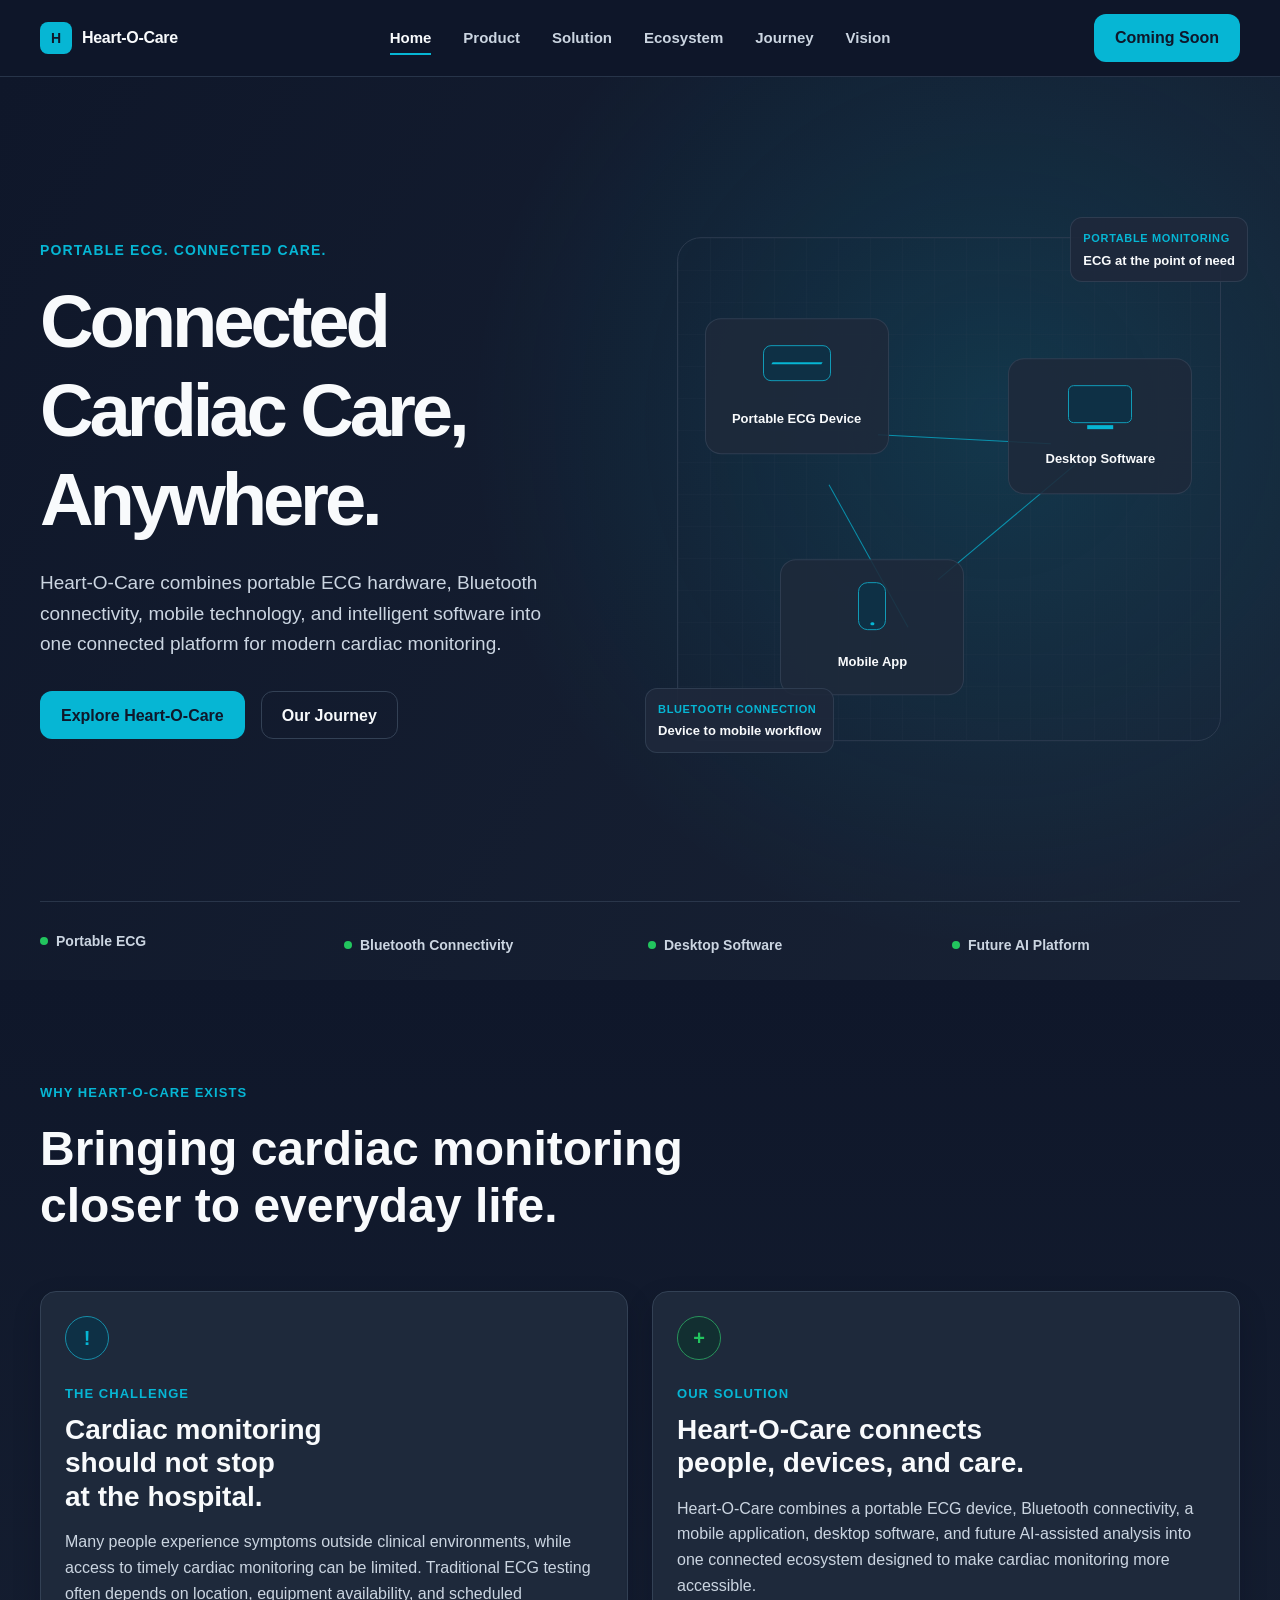
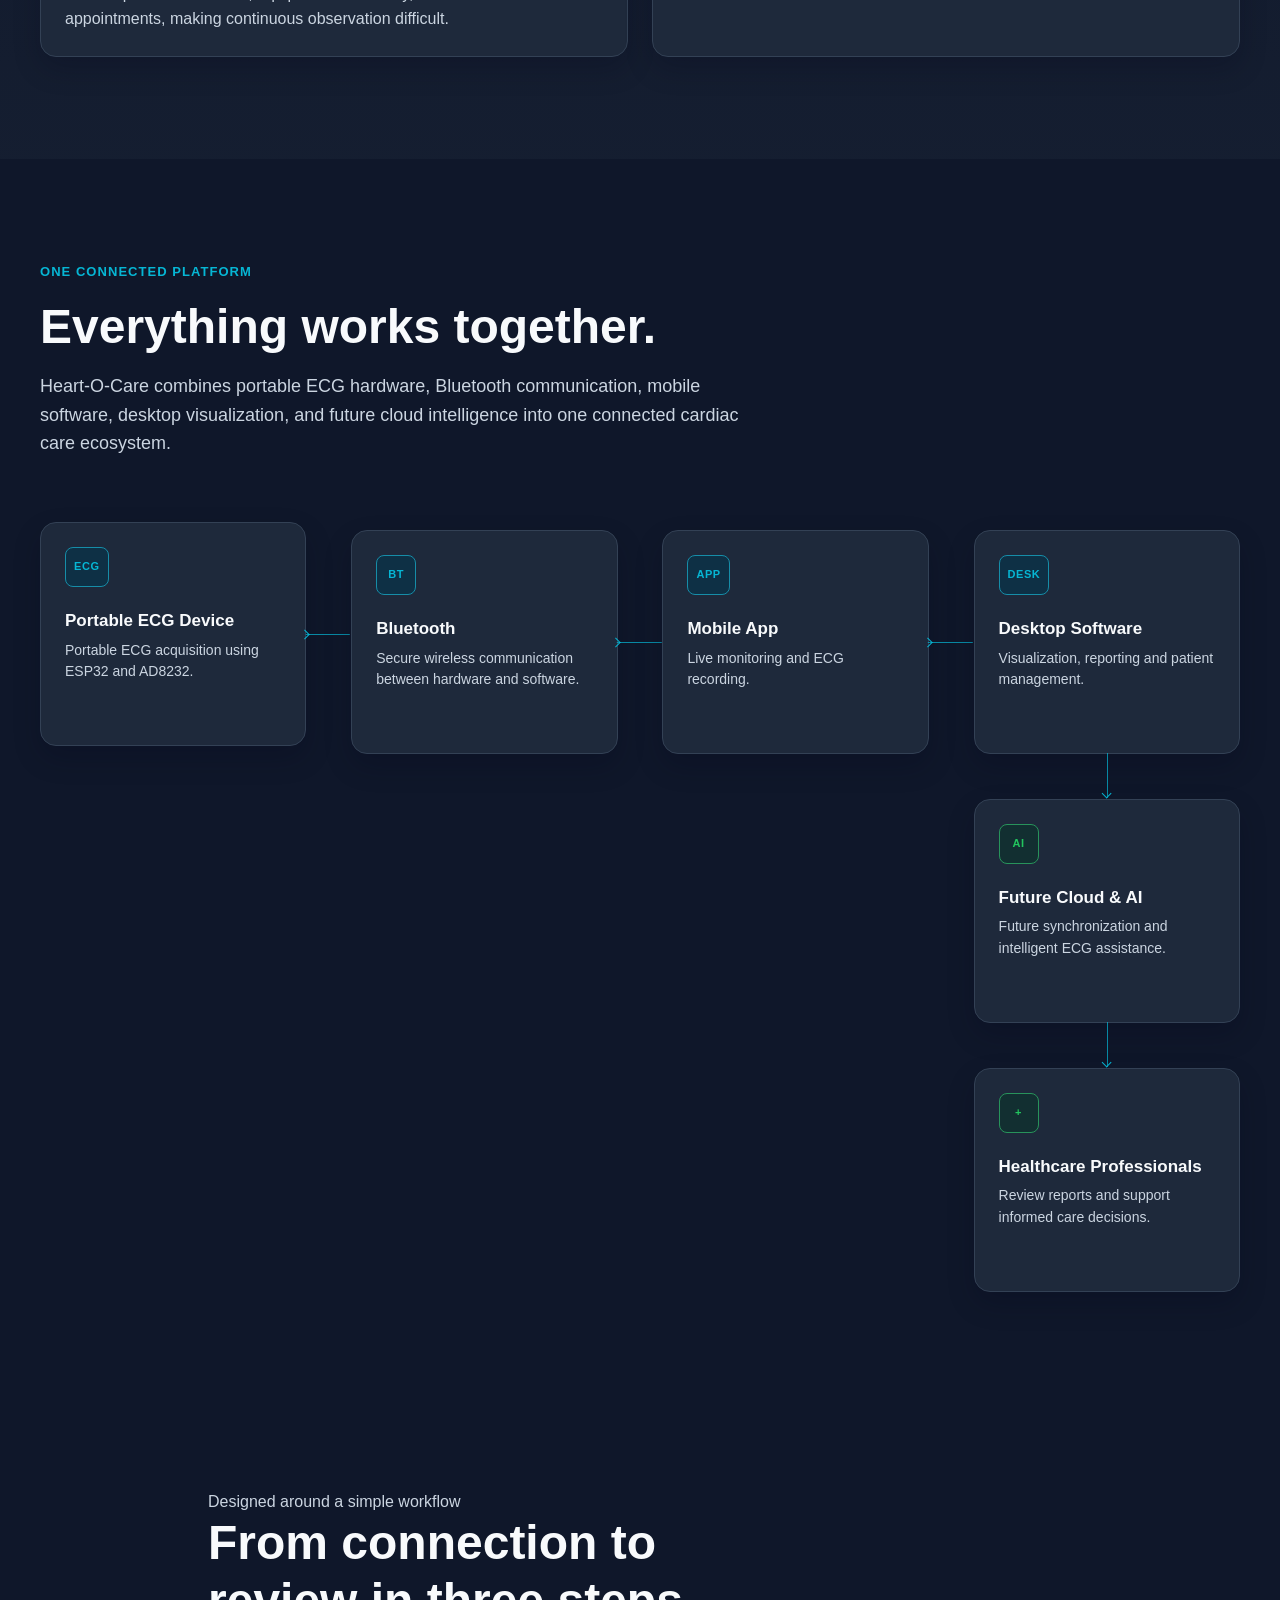
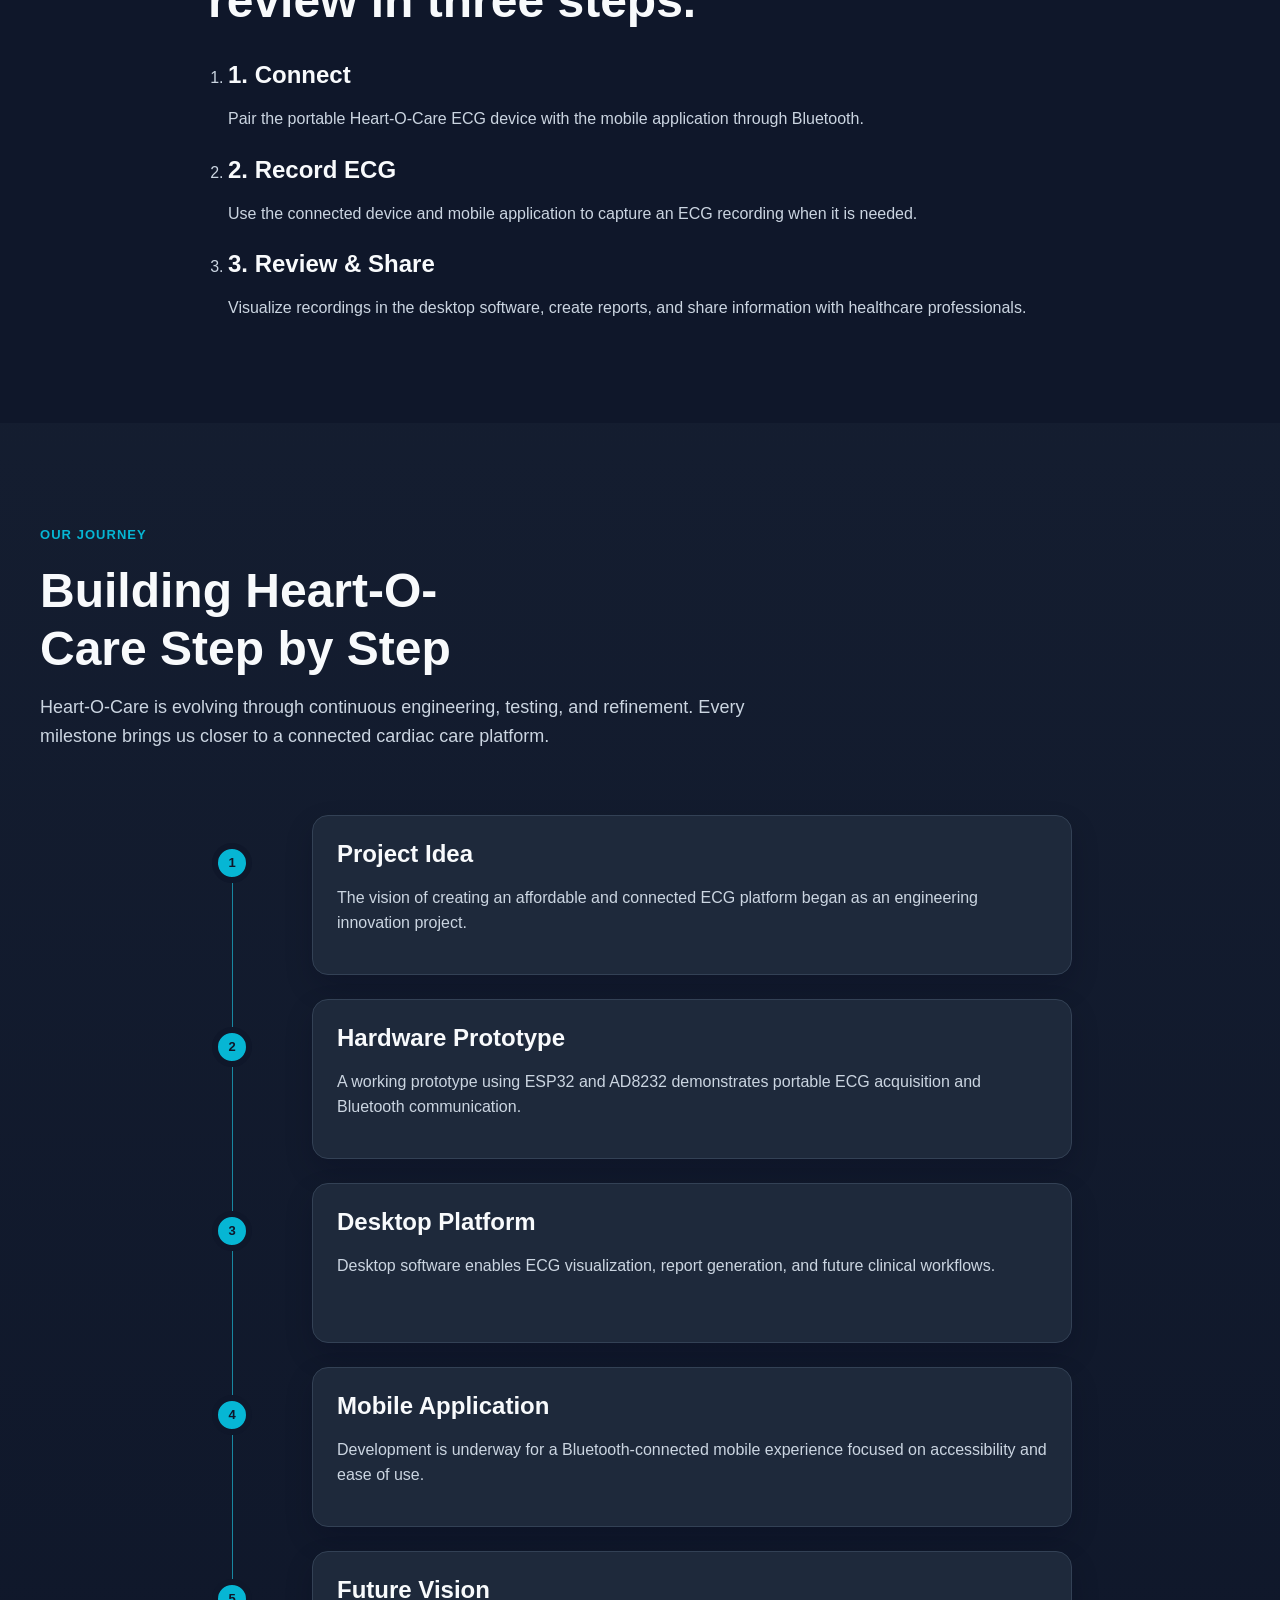
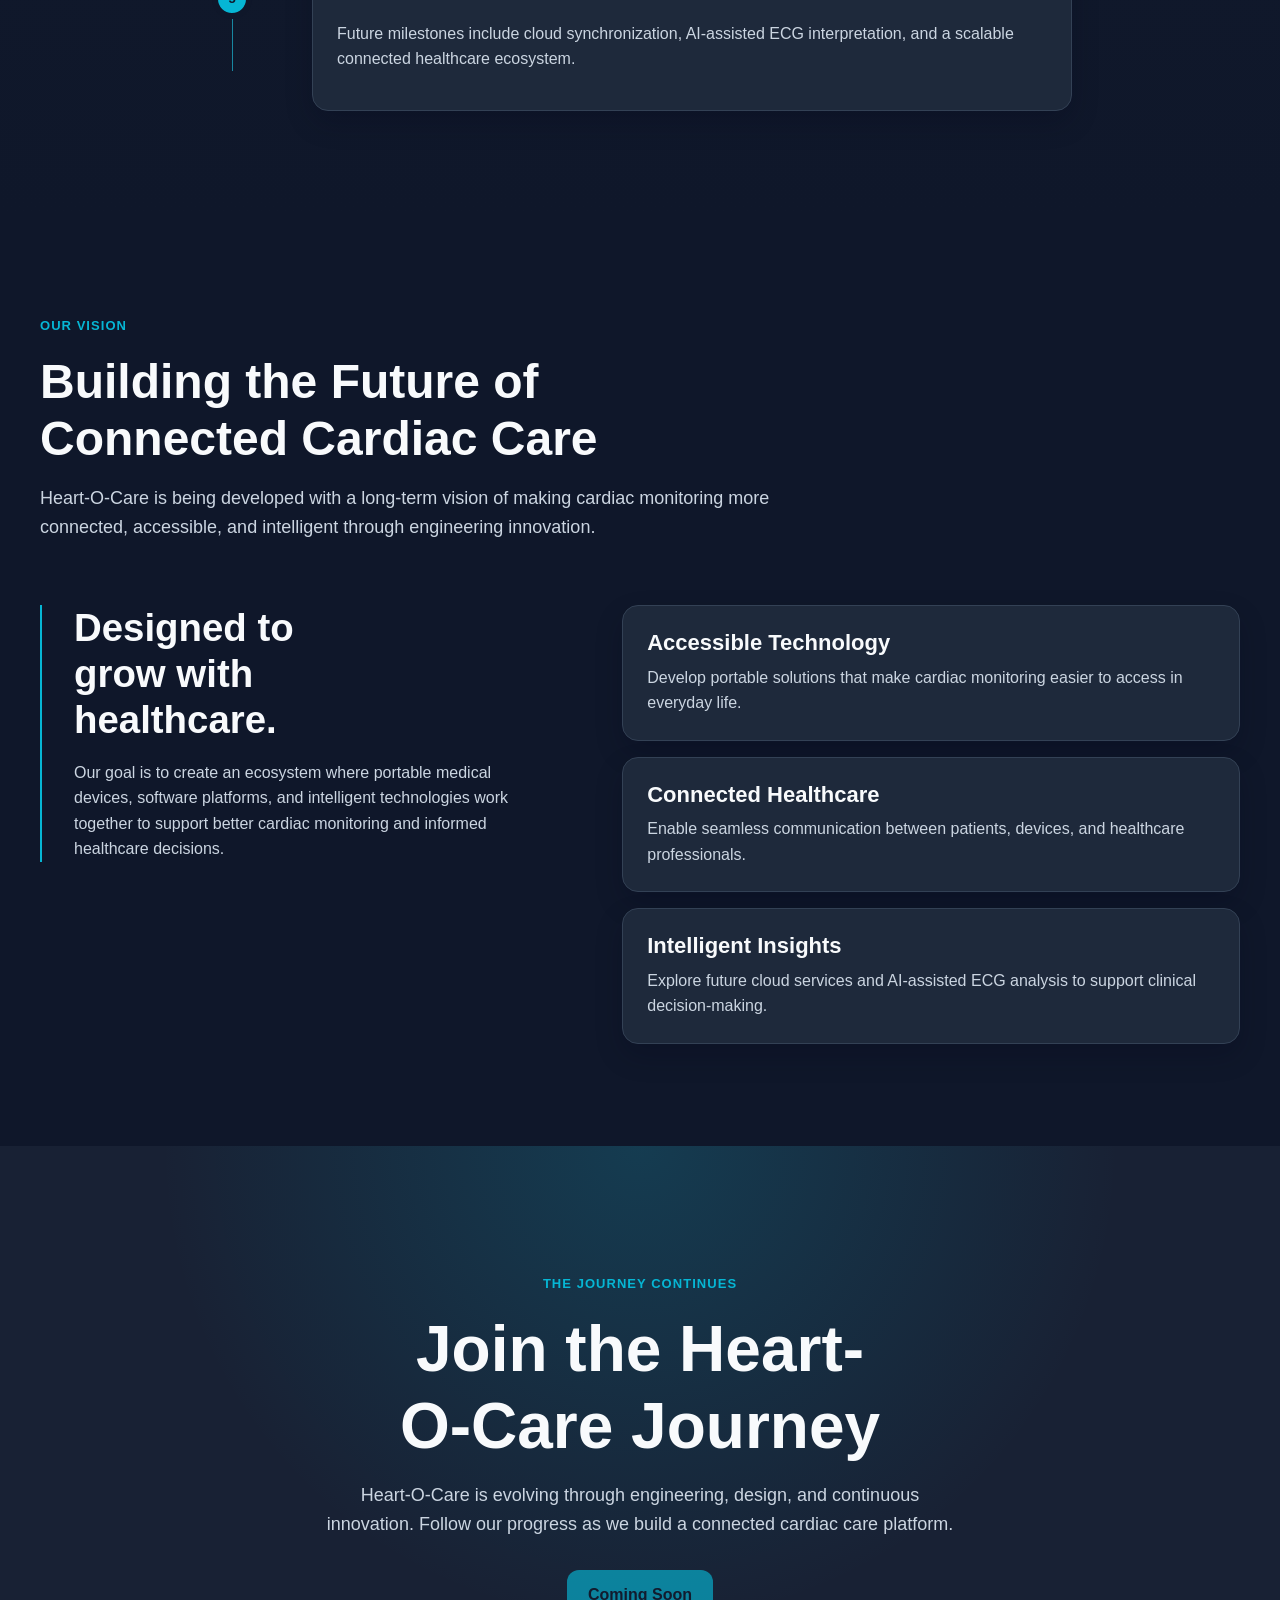
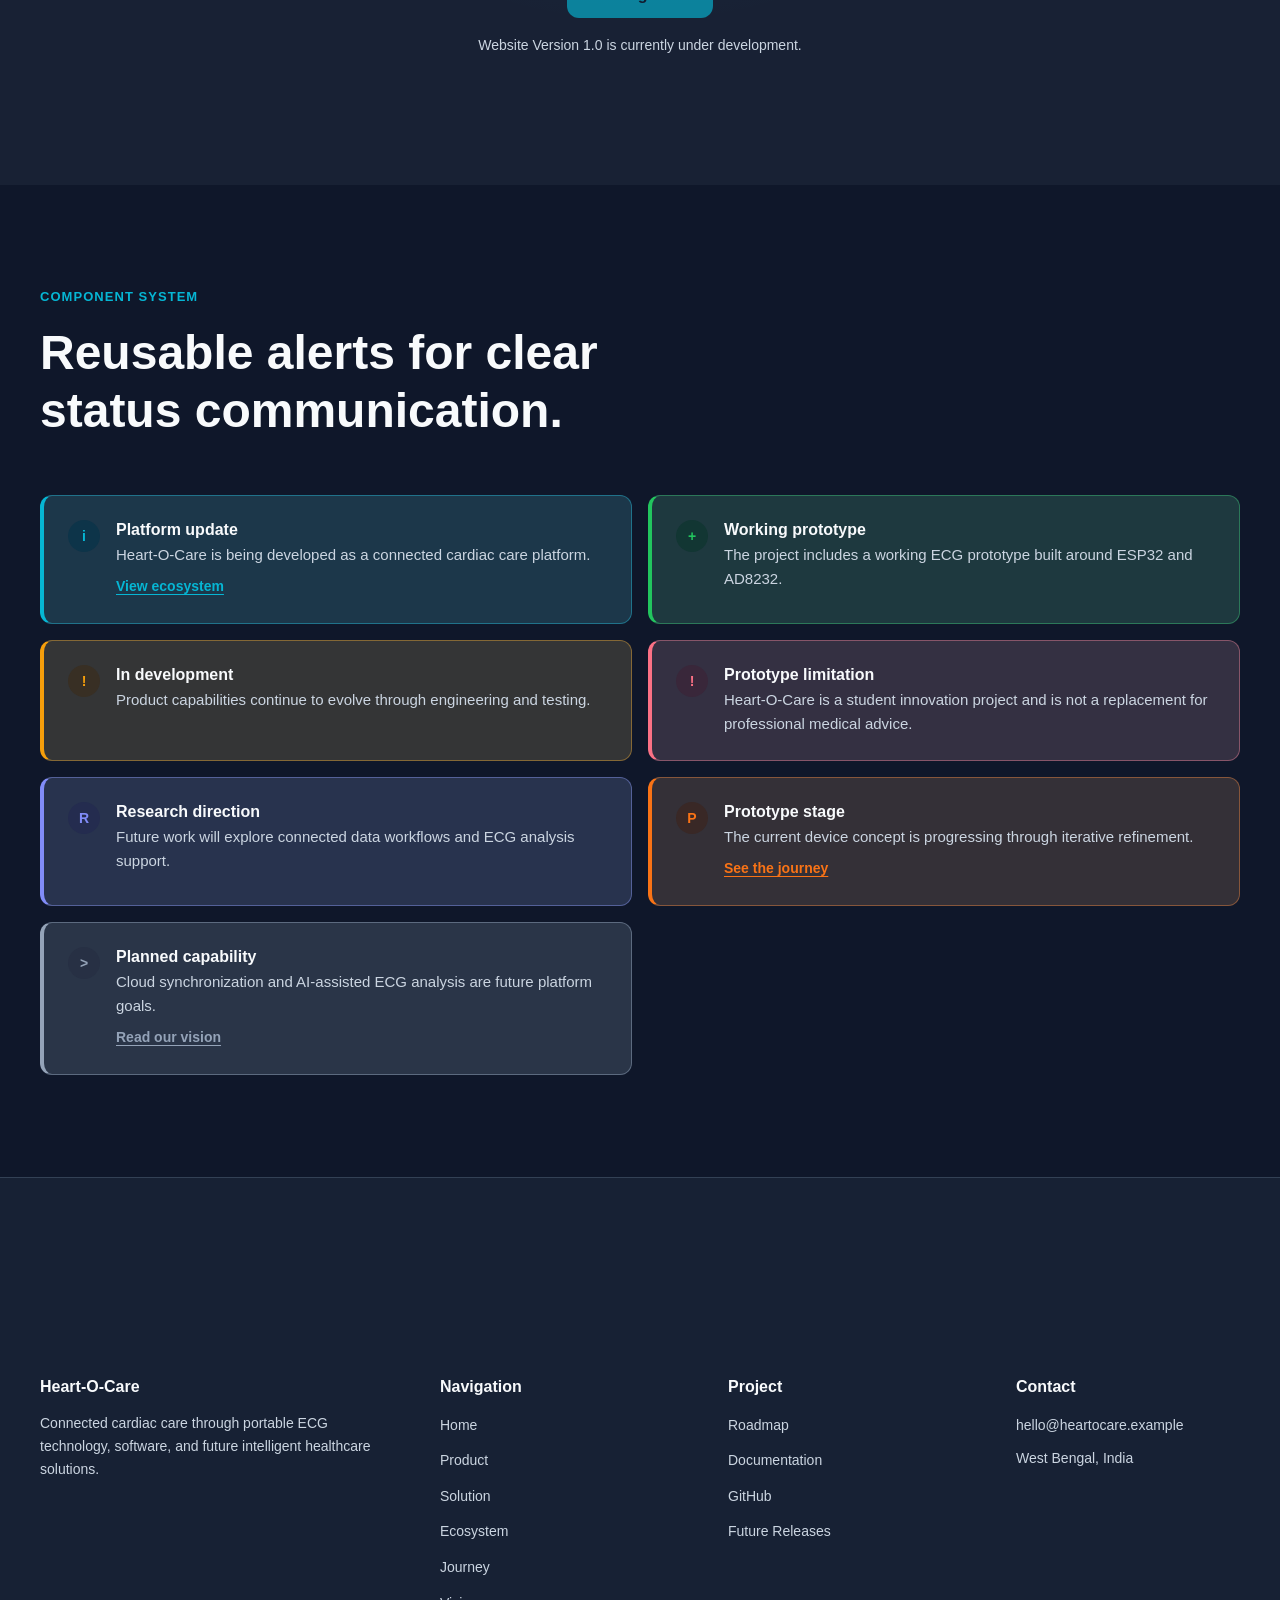
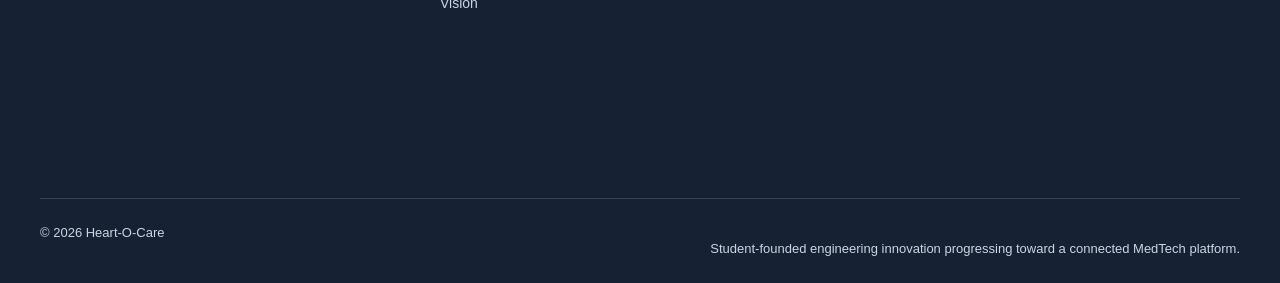
<file: index.html>
<!DOCTYPE html>
<html lang="en">
<head>
  <meta charset="UTF-8">
  <meta name="viewport" content="width=device-width, initial-scale=1.0">
  <meta name="description" content="Heart-O-Care connects portable ECG hardware, mobile technology, and intelligent software for better cardiac monitoring.">
  <meta name="theme-color" content="#0F172A">
  <meta name="robots" content="index, follow">
  <link rel="canonical" href="https://heartocare.example/">
  <meta property="og:type" content="website">
  <meta property="og:url" content="https://heartocare.example/">
  <meta property="og:title" content="Heart-O-Care | Connected Cardiac Care">
  <meta property="og:description" content="Heart-O-Care connects portable ECG hardware, mobile technology, and intelligent software for better cardiac monitoring.">
  <meta property="og:site_name" content="Heart-O-Care">
  <meta name="twitter:card" content="summary">
  <meta name="twitter:title" content="Heart-O-Care | Connected Cardiac Care">
  <meta name="twitter:description" content="Heart-O-Care connects portable ECG hardware, mobile technology, and intelligent software for better cardiac monitoring.">
  <title>Heart-O-Care | Connected Cardiac Care Platform</title>
  <link rel="stylesheet" href="assets/css/style.css">
  <script src="assets/js/main.js" defer></script>
</head>
<body>
  <!-- Header and Navigation -->
  <header class="site-header">
    <nav class="site-nav container" aria-label="Primary navigation">
      <a class="brand" href="#hero" aria-label="Heart-O-Care home">
        <span class="brand-mark" aria-hidden="true">H</span>
        <span>Heart-O-Care</span>
      </a>
      <button class="nav-toggle" type="button" aria-expanded="false" aria-controls="primary-navigation">
        <span class="sr-only">Toggle navigation menu</span>
        <span class="nav-toggle__bar" aria-hidden="true"></span>
        <span class="nav-toggle__bar" aria-hidden="true"></span>
        <span class="nav-toggle__bar" aria-hidden="true"></span>
      </button>
      <ul class="nav-menu" id="primary-navigation">
        <li><a class="nav-link" href="#hero" data-nav-link aria-current="page">Home</a></li>
        <li><a class="nav-link" href="pages/device.html">Product</a></li>
        <li><a class="nav-link" href="#solution" data-nav-link>Solution</a></li>
        <li><a class="nav-link" href="#ecosystem" data-nav-link>Ecosystem</a></li>
        <li><a class="nav-link" href="#prototype-journey" data-nav-link>Journey</a></li>
        <li><a class="nav-link" href="#about" data-nav-link>Vision</a></li>
        <li class="nav-menu__cta"><a class="nav-cta button--primary" href="#contact">Coming Soon</a></li>
      </ul>
      <a class="nav-cta button--primary" href="#contact">Coming Soon</a>
    </nav>
  </header>

  <main>
    <!-- Hero -->
    <section id="hero" class="hero" aria-labelledby="hero-title">
      <div class="container hero__layout">
        <div class="hero__copy">
          <p class="hero__eyebrow">Portable ECG. Connected care.</p>
          <h1 id="hero-title">Connected Cardiac Care,<br>Anywhere.</h1>
          <p class="hero__description">Heart-O-Care combines portable ECG hardware, Bluetooth connectivity, mobile technology, and intelligent software into one connected platform for modern cardiac monitoring.</p>
          <div class="hero__actions">
            <a class="button--primary" href="#solution">Explore Heart-O-Care</a>
            <a class="button--secondary" href="#prototype-journey">Our Journey</a>
          </div>
        </div>

        <div class="hero__visual">
          <figure class="platform-diagram" aria-labelledby="platform-diagram-caption">
            <div class="platform-node platform-node--ecg">
              <span class="platform-node__illustration platform-node__illustration--ecg" aria-hidden="true"></span>
              <p>Portable ECG Device</p>
            </div>
            <div class="platform-node platform-node--mobile">
              <span class="platform-node__illustration platform-node__illustration--mobile" aria-hidden="true"></span>
              <p>Mobile App</p>
            </div>
            <div class="platform-node platform-node--desktop">
              <span class="platform-node__illustration platform-node__illustration--desktop" aria-hidden="true"></span>
              <p>Desktop Software</p>
            </div>
            <span class="platform-connector platform-connector--ecg-mobile" aria-hidden="true"></span>
            <span class="platform-connector platform-connector--ecg-desktop" aria-hidden="true"></span>
            <span class="platform-connector platform-connector--mobile-desktop" aria-hidden="true"></span>
            <figcaption id="platform-diagram-caption" class="sr-only">A connected Heart-O-Care platform linking a portable ECG device, mobile app, and desktop software.</figcaption>
          </figure>
          <aside class="hero-info-card hero-info-card--signal" aria-label="Portable monitoring information">
            <span>Portable monitoring</span>
            <strong>ECG at the point of need</strong>
          </aside>
          <aside class="hero-info-card hero-info-card--connection" aria-label="Bluetooth connection information">
            <span>Bluetooth connection</span>
            <strong>Device to mobile workflow</strong>
          </aside>
        </div>
      </div>

      <aside class="hero-trust container" aria-label="Heart-O-Care platform capabilities">
        <ul>
          <li>Portable ECG</li>
          <li>Bluetooth Connectivity</li>
          <li>Desktop Software</li>
          <li>Future AI Platform</li>
        </ul>
      </aside>
    </section>

    <!-- Problem and Solution -->
    <section id="solution" class="problem-solution" aria-labelledby="solution-title">
      <div class="container">
        <header class="problem-solution__intro">
          <p class="problem-solution__eyebrow">Why Heart-O-Care exists</p>
          <h2 id="solution-title">Bringing cardiac monitoring closer to everyday life.</h2>
        </header>
        <div class="problem-solution__grid">
          <article class="card problem-solution__card">
            <span class="problem-solution__icon problem-solution__icon--challenge" aria-hidden="true">!</span>
            <p class="problem-solution__label">The Challenge</p>
            <h3>Cardiac monitoring should not stop at the hospital.</h3>
            <p>Many people experience symptoms outside clinical environments, while access to timely cardiac monitoring can be limited. Traditional ECG testing often depends on location, equipment availability, and scheduled appointments, making continuous observation difficult.</p>
          </article>
          <article class="card problem-solution__card">
            <span class="problem-solution__icon problem-solution__icon--solution" aria-hidden="true">+</span>
            <p class="problem-solution__label">Our Solution</p>
            <h3>Heart-O-Care connects people, devices, and care.</h3>
            <p>Heart-O-Care combines a portable ECG device, Bluetooth connectivity, a mobile application, desktop software, and future AI-assisted analysis into one connected ecosystem designed to make cardiac monitoring more accessible.</p>
          </article>
        </div>
      </div>
    </section>

    <!-- Ecosystem -->
    <section id="ecosystem" class="ecosystem" aria-labelledby="ecosystem-title">
      <div class="container">
        <header class="ecosystem__intro">
          <p class="ecosystem__eyebrow">One Connected Platform</p>
          <h2 id="ecosystem-title">Everything works together.</h2>
          <p>Heart-O-Care combines portable ECG hardware, Bluetooth communication, mobile software, desktop visualization, and future cloud intelligence into one connected cardiac care ecosystem.</p>
        </header>
        <ol class="ecosystem-flow">
          <li class="card ecosystem-card ecosystem-card--device">
            <span class="ecosystem-card__icon" aria-hidden="true">ECG</span>
            <h3>Portable ECG Device</h3>
            <p>Portable ECG acquisition using ESP32 and AD8232.</p>
          </li>
          <li class="card ecosystem-card ecosystem-card--bluetooth">
            <span class="ecosystem-card__icon" aria-hidden="true">BT</span>
            <h3>Bluetooth</h3>
            <p>Secure wireless communication between hardware and software.</p>
          </li>
          <li class="card ecosystem-card ecosystem-card--mobile">
            <span class="ecosystem-card__icon" aria-hidden="true">APP</span>
            <h3>Mobile App</h3>
            <p>Live monitoring and ECG recording.</p>
          </li>
          <li class="card ecosystem-card ecosystem-card--desktop">
            <span class="ecosystem-card__icon" aria-hidden="true">DESK</span>
            <h3>Desktop Software</h3>
            <p>Visualization, reporting and patient management.</p>
          </li>
          <li class="card ecosystem-card ecosystem-card--cloud">
            <span class="ecosystem-card__icon ecosystem-card__icon--accent" aria-hidden="true">AI</span>
            <h3>Future Cloud &amp; AI</h3>
            <p>Future synchronization and intelligent ECG assistance.</p>
          </li>
          <li class="card ecosystem-card ecosystem-card--professionals">
            <span class="ecosystem-card__icon ecosystem-card__icon--accent" aria-hidden="true">+</span>
            <h3>Healthcare Professionals</h3>
            <p>Review reports and support informed care decisions.</p>
          </li>
        </ol>
      </div>
    </section>

    <!-- How It Works -->
    <section id="how-it-works" class="how-it-works" aria-labelledby="how-it-works-title">
      <div class="container">
        <header>
          <p>Designed around a simple workflow</p>
          <h2 id="how-it-works-title">From connection to review in three steps.</h2>
        </header>
        <ol>
          <li>
            <h3>1. Connect</h3>
            <p>Pair the portable Heart-O-Care ECG device with the mobile application through Bluetooth.</p>
          </li>
          <li>
            <h3>2. Record ECG</h3>
            <p>Use the connected device and mobile application to capture an ECG recording when it is needed.</p>
          </li>
          <li>
            <h3>3. Review &amp; Share</h3>
            <p>Visualize recordings in the desktop software, create reports, and share information with healthcare professionals.</p>
          </li>
        </ol>
      </div>
    </section>

    <!-- Prototype Journey -->
    <section id="prototype-journey" class="prototype-journey" aria-labelledby="prototype-journey-title">
      <div class="container">
        <header class="prototype-journey__intro">
          <p class="prototype-journey__eyebrow">Our Journey</p>
          <h2 id="prototype-journey-title">Building Heart-O-Care Step by Step</h2>
          <p>Heart-O-Care is evolving through continuous engineering, testing, and refinement. Every milestone brings us closer to a connected cardiac care platform.</p>
        </header>
        <ol class="timeline">
          <li class="timeline__item">
            <span class="timeline__marker" aria-hidden="true">1</span>
            <article class="card timeline__card">
              <h3>Project Idea</h3>
              <p>The vision of creating an affordable and connected ECG platform began as an engineering innovation project.</p>
            </article>
          </li>
          <li class="timeline__item">
            <span class="timeline__marker" aria-hidden="true">2</span>
            <article class="card timeline__card">
              <h3>Hardware Prototype</h3>
              <p>A working prototype using ESP32 and AD8232 demonstrates portable ECG acquisition and Bluetooth communication.</p>
            </article>
          </li>
          <li class="timeline__item">
            <span class="timeline__marker" aria-hidden="true">3</span>
            <article class="card timeline__card">
              <h3>Desktop Platform</h3>
              <p>Desktop software enables ECG visualization, report generation, and future clinical workflows.</p>
            </article>
          </li>
          <li class="timeline__item">
            <span class="timeline__marker" aria-hidden="true">4</span>
            <article class="card timeline__card">
              <h3>Mobile Application</h3>
              <p>Development is underway for a Bluetooth-connected mobile experience focused on accessibility and ease of use.</p>
            </article>
          </li>
          <li class="timeline__item">
            <span class="timeline__marker" aria-hidden="true">5</span>
            <article class="card timeline__card">
              <h3>Future Vision</h3>
              <p>Future milestones include cloud synchronization, AI-assisted ECG interpretation, and a scalable connected healthcare ecosystem.</p>
            </article>
          </li>
        </ol>
      </div>
    </section>

    <!-- Vision -->
    <section id="about" class="vision" aria-labelledby="about-title">
      <div class="container">
        <header class="vision__intro">
          <p class="vision__eyebrow">Our Vision</p>
          <h2 id="about-title">Building the Future of Connected Cardiac Care</h2>
          <p>Heart-O-Care is being developed with a long-term vision of making cardiac monitoring more connected, accessible, and intelligent through engineering innovation.</p>
        </header>
        <div class="vision__layout">
          <article class="vision__statement">
            <h3>Designed to grow with healthcare.</h3>
            <p>Our goal is to create an ecosystem where portable medical devices, software platforms, and intelligent technologies work together to support better cardiac monitoring and informed healthcare decisions.</p>
          </article>
          <ul class="vision__focus-list">
            <li>
              <article class="card vision__card">
                <h3>Accessible Technology</h3>
                <p>Develop portable solutions that make cardiac monitoring easier to access in everyday life.</p>
              </article>
            </li>
            <li>
              <article class="card vision__card">
                <h3>Connected Healthcare</h3>
                <p>Enable seamless communication between patients, devices, and healthcare professionals.</p>
              </article>
            </li>
            <li>
              <article class="card vision__card">
                <h3>Intelligent Insights</h3>
                <p>Explore future cloud services and AI-assisted ECG analysis to support clinical decision-making.</p>
              </article>
            </li>
          </ul>
        </div>
      </div>
    </section>

    <!-- Call to Action -->
    <section id="contact" class="cta" aria-labelledby="contact-title">
      <div class="container cta__content">
        <p class="cta__eyebrow">The Journey Continues</p>
        <h2 id="contact-title">Join the Heart-O-Care Journey</h2>
        <p class="cta__description">Heart-O-Care is evolving through engineering, design, and continuous innovation. Follow our progress as we build a connected cardiac care platform.</p>
        <button class="button--primary" type="button" disabled>Coming Soon</button>
        <p class="cta__note">Website Version 1.0 is currently under development.</p>
      </div>
    </section>

    <!-- Alert Component Demo -->
    <section class="alert-demo" aria-labelledby="alert-demo-title">
      <div class="container">
        <header class="alert-demo__intro">
          <p class="alert-demo__eyebrow">Component System</p>
          <h2 id="alert-demo-title">Reusable alerts for clear status communication.</h2>
        </header>
        <div class="alert-demo__grid">
          <article class="alert alert--info">
            <span class="alert__icon" aria-hidden="true">i</span>
            <div class="alert__content">
              <h3 class="alert__title">Platform update</h3>
              <p class="alert__description">Heart-O-Care is being developed as a connected cardiac care platform.</p>
              <a class="alert__action" href="#ecosystem">View ecosystem</a>
            </div>
          </article>
          <article class="alert alert--success">
            <span class="alert__icon" aria-hidden="true">+</span>
            <div class="alert__content">
              <h3 class="alert__title">Working prototype</h3>
              <p class="alert__description">The project includes a working ECG prototype built around ESP32 and AD8232.</p>
            </div>
          </article>
          <article class="alert alert--warning">
            <span class="alert__icon" aria-hidden="true">!</span>
            <div class="alert__content">
              <h3 class="alert__title">In development</h3>
              <p class="alert__description">Product capabilities continue to evolve through engineering and testing.</p>
            </div>
          </article>
          <article class="alert alert--danger">
            <span class="alert__icon" aria-hidden="true">!</span>
            <div class="alert__content">
              <h3 class="alert__title">Prototype limitation</h3>
              <p class="alert__description">Heart-O-Care is a student innovation project and is not a replacement for professional medical advice.</p>
            </div>
          </article>
          <article class="alert alert--research">
            <span class="alert__icon" aria-hidden="true">R</span>
            <div class="alert__content">
              <h3 class="alert__title">Research direction</h3>
              <p class="alert__description">Future work will explore connected data workflows and ECG analysis support.</p>
            </div>
          </article>
          <article class="alert alert--prototype">
            <span class="alert__icon" aria-hidden="true">P</span>
            <div class="alert__content">
              <h3 class="alert__title">Prototype stage</h3>
              <p class="alert__description">The current device concept is progressing through iterative refinement.</p>
              <a class="alert__action" href="#prototype-journey">See the journey</a>
            </div>
          </article>
          <article class="alert alert--planned">
            <span class="alert__icon" aria-hidden="true">&gt;</span>
            <div class="alert__content">
              <h3 class="alert__title">Planned capability</h3>
              <p class="alert__description">Cloud synchronization and AI-assisted ECG analysis are future platform goals.</p>
              <a class="alert__action" href="#about">Read our vision</a>
            </div>
          </article>
        </div>
      </div>
    </section>
  </main>

  <!-- Footer -->
  <footer class="site-footer">
    <div class="container">
      <div class="site-footer__grid">
        <section class="site-footer__column">
          <h2 class="site-footer__title">Heart-O-Care</h2>
          <p>Connected cardiac care through portable ECG technology, software, and future intelligent healthcare solutions.</p>
        </section>
        <section class="site-footer__column">
          <h2 class="site-footer__title">Navigation</h2>
          <nav aria-label="Footer navigation">
            <ul class="site-footer__links">
              <li><a href="#hero">Home</a></li>
              <li><a href="pages/device.html">Product</a></li>
              <li><a href="#solution">Solution</a></li>
              <li><a href="#ecosystem">Ecosystem</a></li>
              <li><a href="#prototype-journey">Journey</a></li>
              <li><a href="#about">Vision</a></li>
            </ul>
          </nav>
        </section>
        <section class="site-footer__column">
          <h2 class="site-footer__title">Project</h2>
          <ul class="site-footer__links">
            <li><a href="#">Roadmap</a></li>
            <li><a href="#">Documentation</a></li>
            <li><a href="#">GitHub</a></li>
            <li><a href="#">Future Releases</a></li>
          </ul>
        </section>
        <section class="site-footer__column">
          <h2 class="site-footer__title">Contact</h2>
          <address class="site-footer__address">
            <a href="mailto:hello@heartocare.example">hello@heartocare.example</a>
            <p>West Bengal, India</p>
          </address>
        </section>
      </div>
      <div class="site-footer__bottom">
        <p>&copy; 2026 Heart-O-Care</p>
        <p>Student-founded engineering innovation progressing toward a connected MedTech platform.</p>
      </div>
    </div>
  </footer>
</body>
</html>
</file>
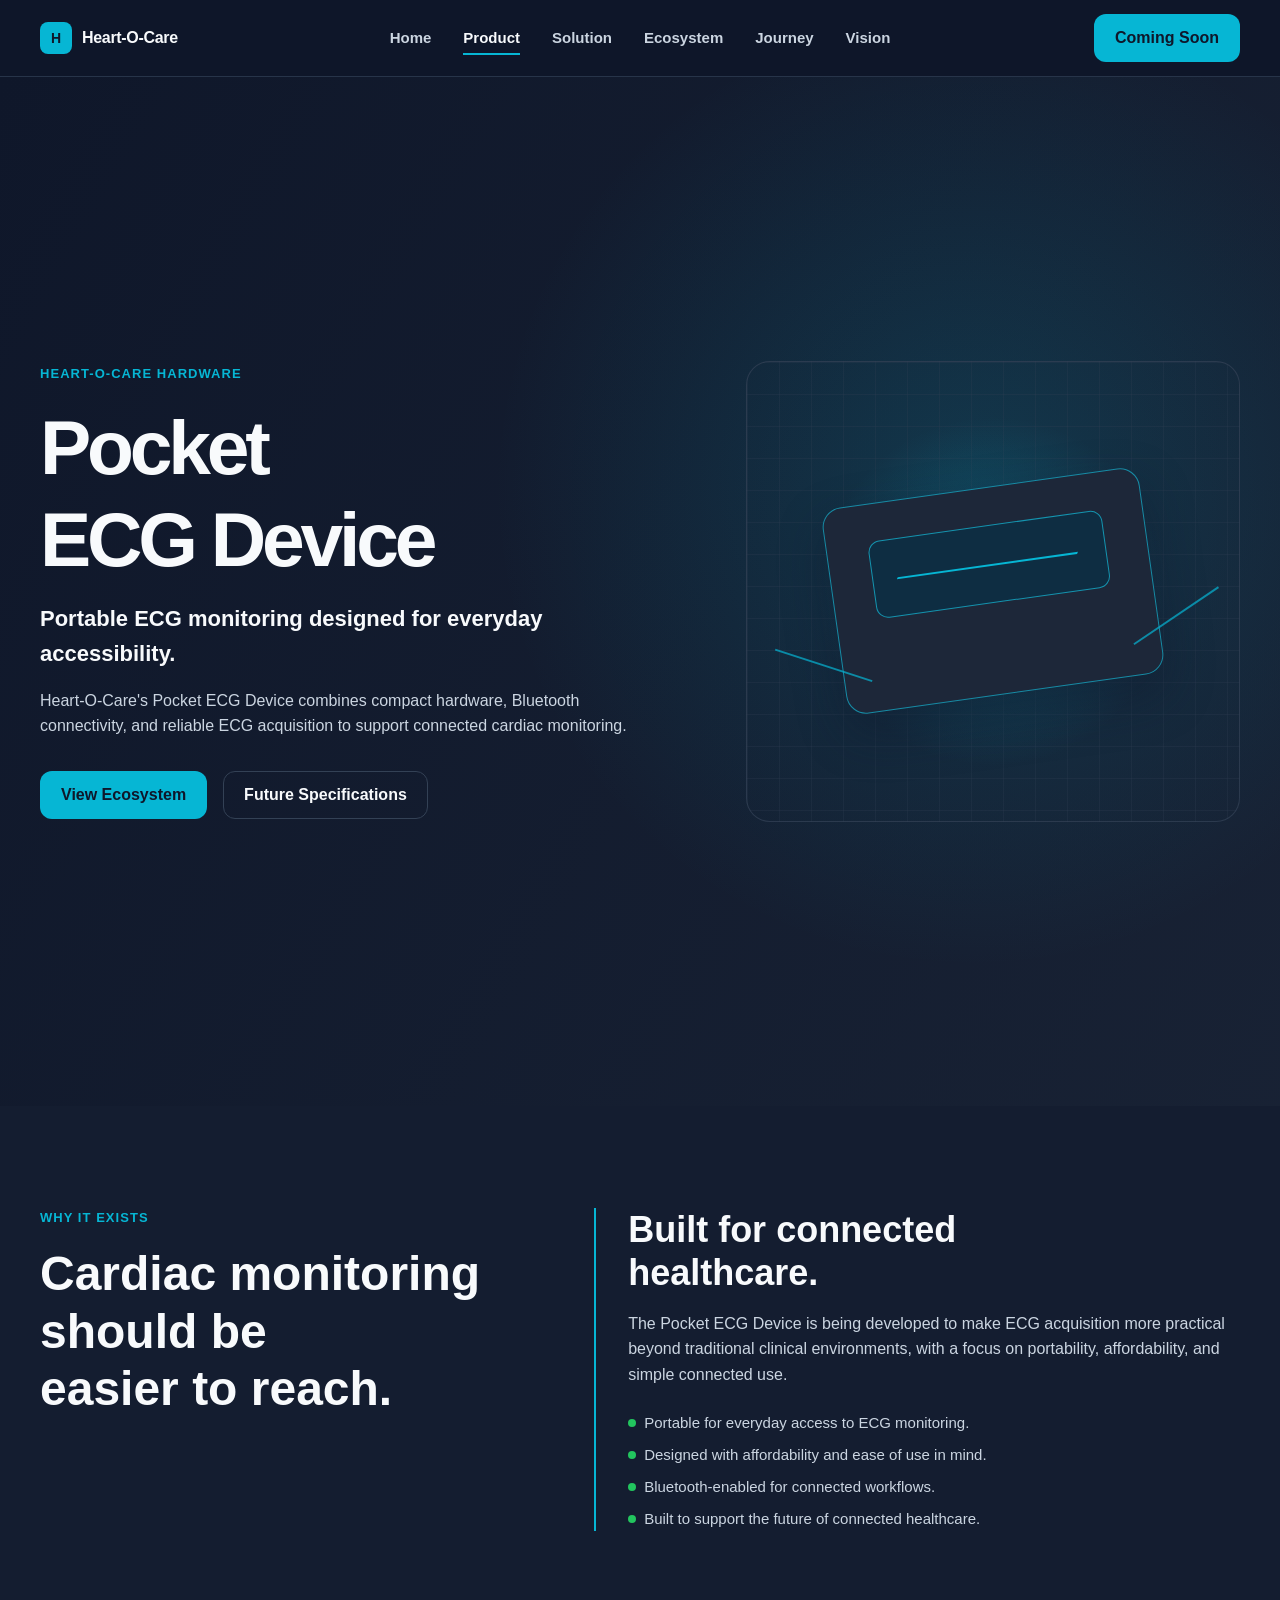
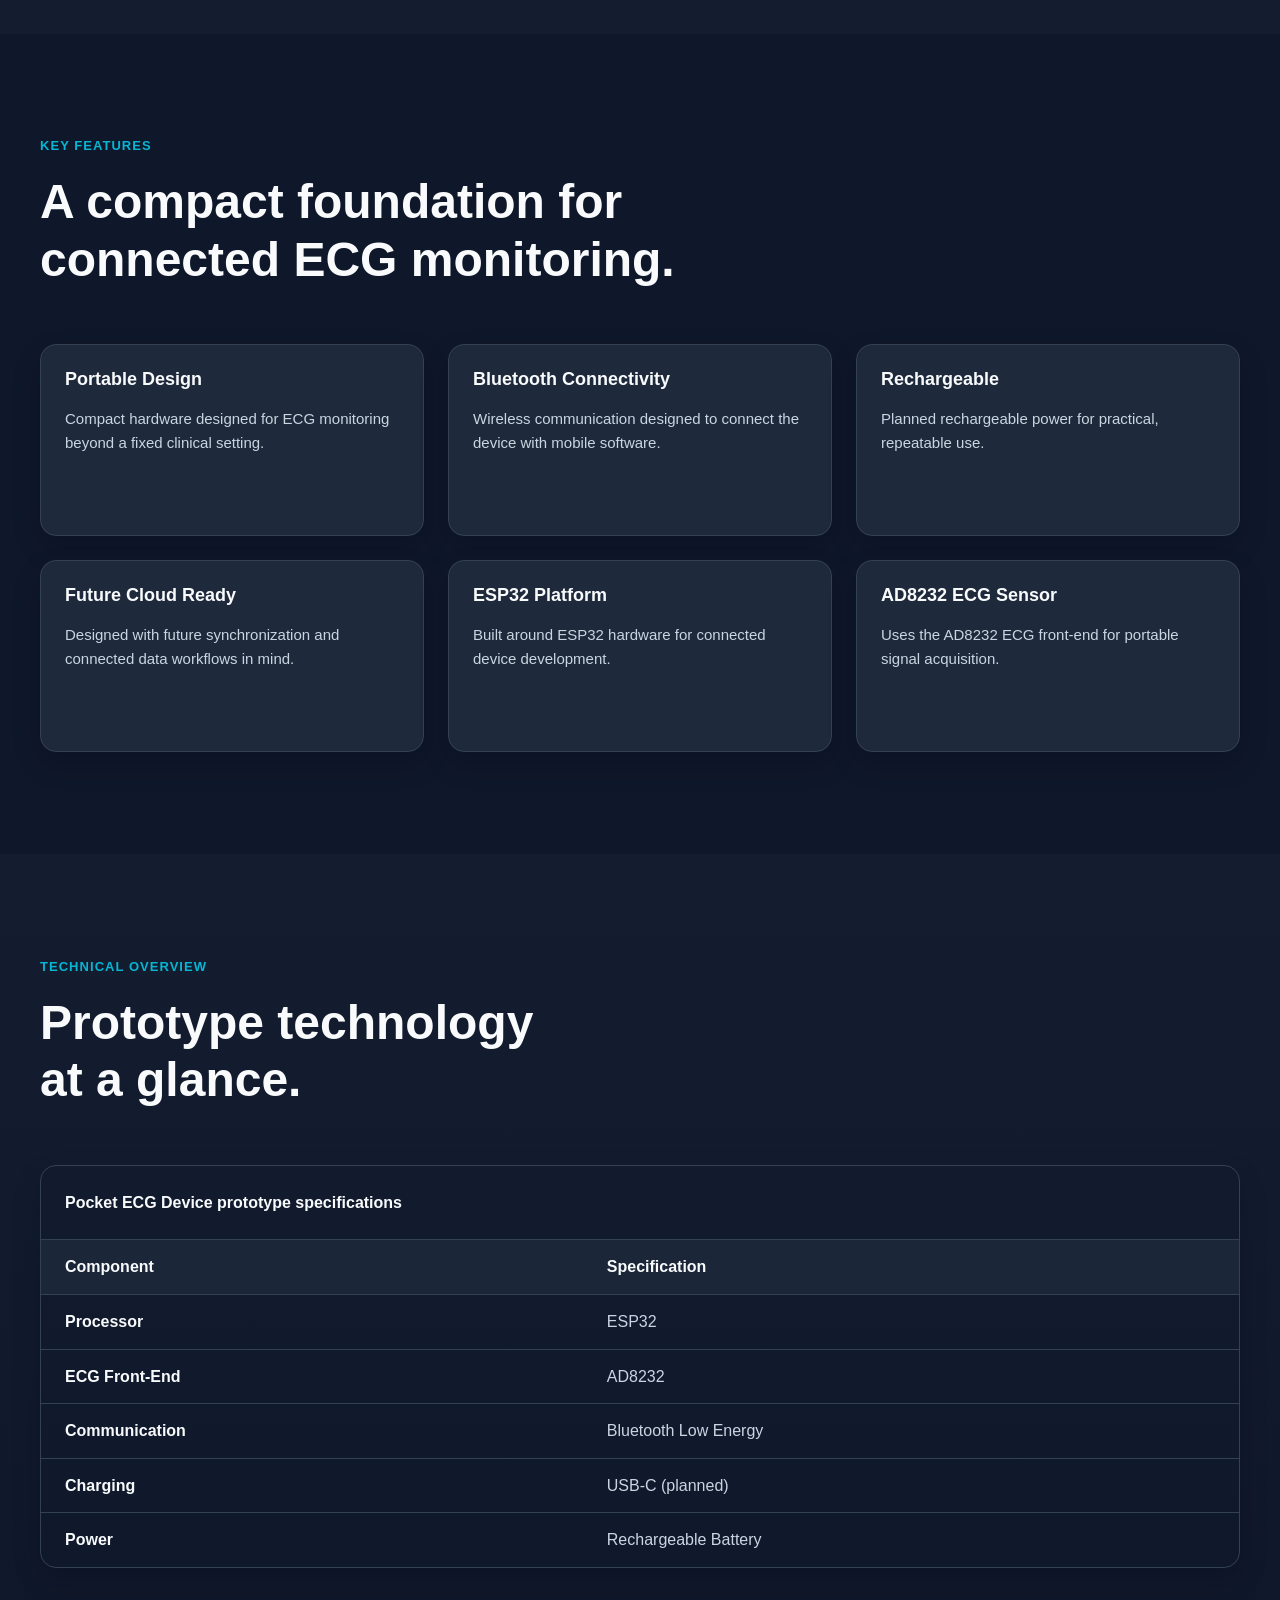
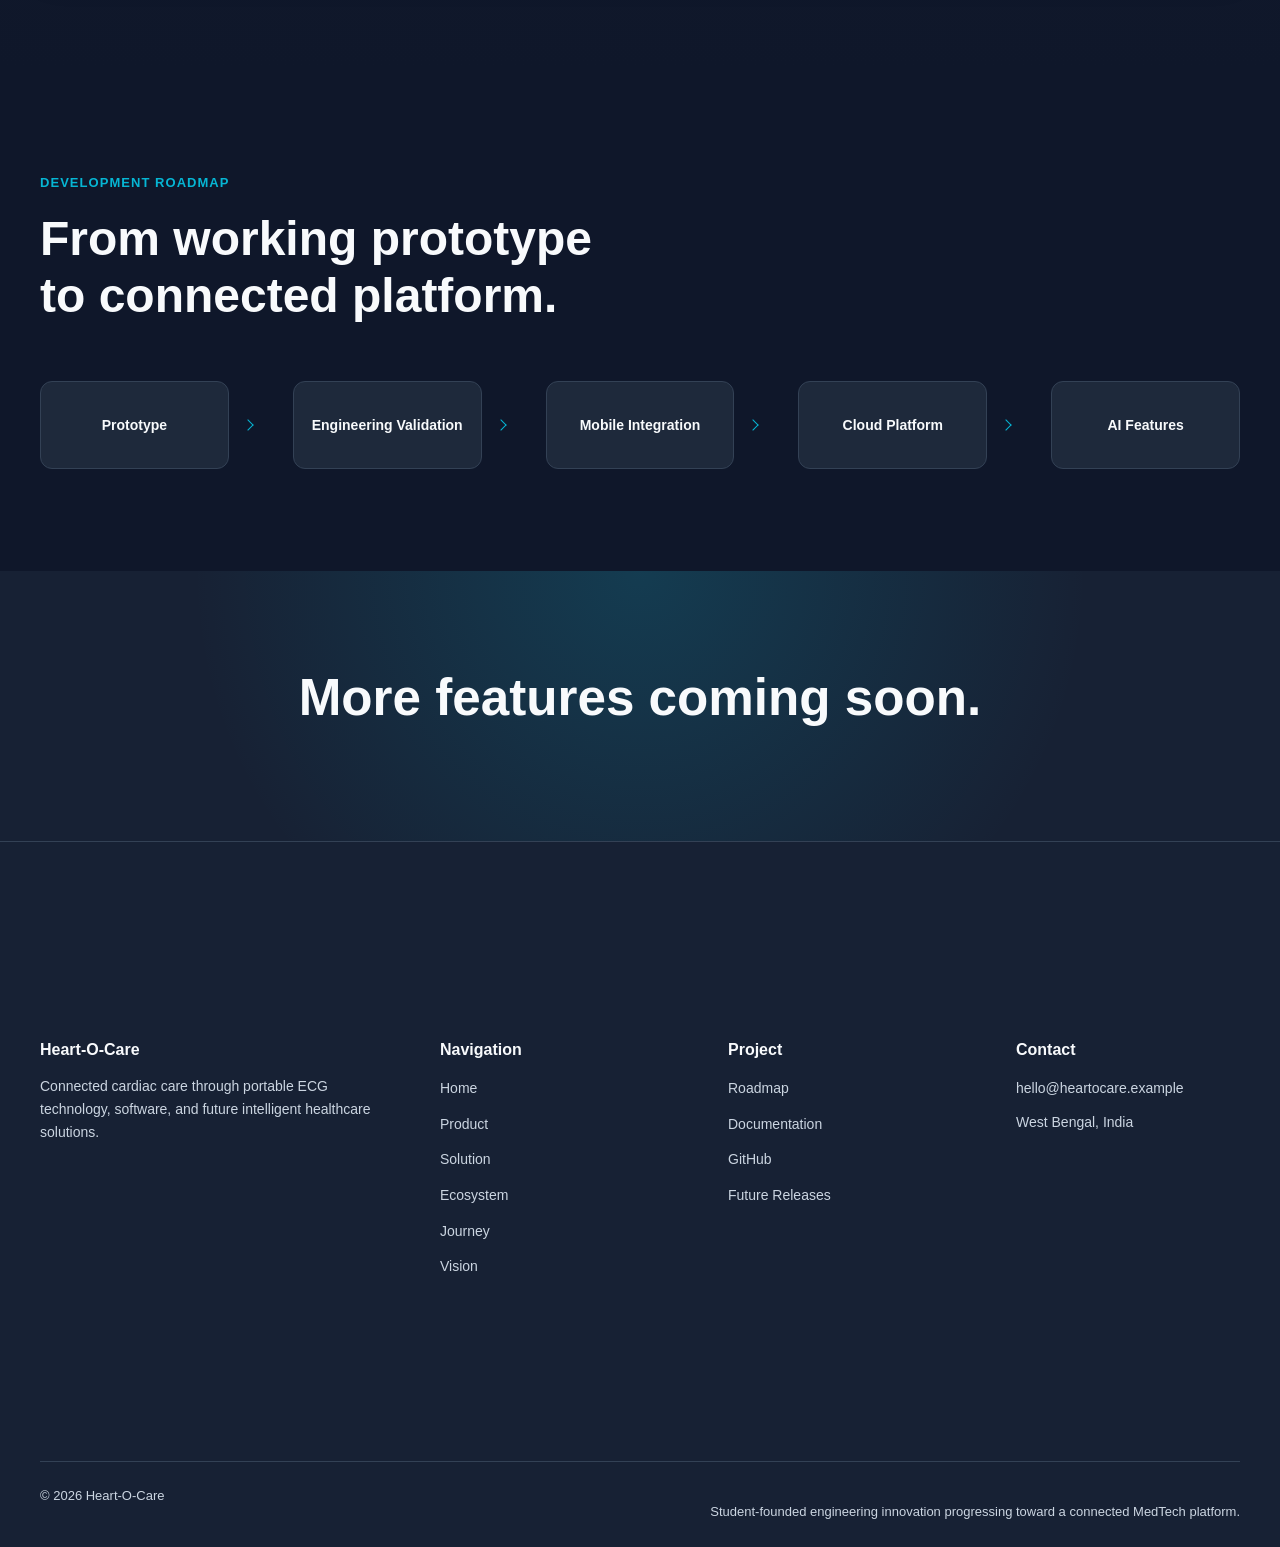
<file: device.html>
<!DOCTYPE html>
<html lang="en">
<head>
  <meta charset="UTF-8">
  <meta name="viewport" content="width=device-width, initial-scale=1.0">
  <meta name="description" content="Explore the Heart-O-Care Pocket ECG Device, a portable ECG monitoring concept built for connected cardiac care.">
  <meta name="theme-color" content="#0F172A">
  <meta name="robots" content="index, follow">
  <link rel="canonical" href="https://heartocare.example/device.html">
  <meta property="og:type" content="website">
  <meta property="og:url" content="https://heartocare.example/device.html">
  <meta property="og:title" content="Pocket ECG Device | Heart-O-Care">
  <meta property="og:description" content="Portable ECG monitoring designed for everyday accessibility.">
  <meta property="og:site_name" content="Heart-O-Care">
  <meta name="twitter:card" content="summary">
  <meta name="twitter:title" content="Pocket ECG Device | Heart-O-Care">
  <meta name="twitter:description" content="Portable ECG monitoring designed for everyday accessibility.">
  <title>Pocket ECG Device | Heart-O-Care</title>
  <link rel="stylesheet" href="style.css">
  <script src="script.js" defer></script>
</head>
<body class="product-page">
  <!-- Header and Navigation -->
  <header class="site-header">
    <nav class="site-nav container" aria-label="Primary navigation">
      <a class="brand" href="index.html#hero" aria-label="Heart-O-Care home">
        <span class="brand-mark" aria-hidden="true">H</span>
        <span>Heart-O-Care</span>
      </a>
      <button class="nav-toggle" type="button" aria-expanded="false" aria-controls="primary-navigation">
        <span class="sr-only">Toggle navigation menu</span>
        <span class="nav-toggle__bar" aria-hidden="true"></span>
        <span class="nav-toggle__bar" aria-hidden="true"></span>
        <span class="nav-toggle__bar" aria-hidden="true"></span>
      </button>
      <ul class="nav-menu" id="primary-navigation">
        <li><a class="nav-link" href="index.html#hero">Home</a></li>
        <li><a class="nav-link" href="#product-hero" data-nav-link aria-current="page">Product</a></li>
        <li><a class="nav-link" href="index.html#solution">Solution</a></li>
        <li><a class="nav-link" href="index.html#ecosystem">Ecosystem</a></li>
        <li><a class="nav-link" href="index.html#prototype-journey">Journey</a></li>
        <li><a class="nav-link" href="index.html#about">Vision</a></li>
        <li class="nav-menu__cta"><a class="nav-cta button--primary" href="#product-cta">Coming Soon</a></li>
      </ul>
      <a class="nav-cta button--primary" href="#product-cta">Coming Soon</a>
    </nav>
  </header>

  <main>
    <!-- Product Hero -->
    <section id="product-hero" class="product-hero" aria-labelledby="product-title">
      <div class="container product-hero__layout">
        <div class="product-hero__copy">
          <p class="product-page__eyebrow">Heart-O-Care Hardware</p>
          <h1 id="product-title">Pocket ECG Device</h1>
          <p class="product-hero__subtitle">Portable ECG monitoring designed for everyday accessibility.</p>
          <p>Heart-O-Care's Pocket ECG Device combines compact hardware, Bluetooth connectivity, and reliable ECG acquisition to support connected cardiac monitoring.</p>
          <div class="product-hero__actions">
            <a class="button--primary" href="index.html#ecosystem">View Ecosystem</a>
            <a class="button--secondary" href="#technical-overview">Future Specifications</a>
          </div>
        </div>
        <figure class="device-showcase" aria-labelledby="device-showcase-caption">
          <div class="device-showcase__body" aria-hidden="true">
            <span class="device-showcase__screen"></span>
            <span class="device-showcase__lead device-showcase__lead--left"></span>
            <span class="device-showcase__lead device-showcase__lead--right"></span>
          </div>
          <figcaption id="device-showcase-caption" class="sr-only">Illustration placeholder for the Heart-O-Care Pocket ECG Device.</figcaption>
        </figure>
      </div>
    </section>

    <!-- Why It Exists -->
    <section class="product-purpose" aria-labelledby="purpose-title">
      <div class="container product-purpose__layout">
        <header class="product-section-intro">
          <p class="product-page__eyebrow">Why It Exists</p>
          <h2 id="purpose-title">Cardiac monitoring should be easier to reach.</h2>
        </header>
        <div class="product-purpose__content">
          <h3>Built for connected healthcare.</h3>
          <p>The Pocket ECG Device is being developed to make ECG acquisition more practical beyond traditional clinical environments, with a focus on portability, affordability, and simple connected use.</p>
          <ul class="product-purpose__list">
            <li>Portable for everyday access to ECG monitoring.</li>
            <li>Designed with affordability and ease of use in mind.</li>
            <li>Bluetooth-enabled for connected workflows.</li>
            <li>Built to support the future of connected healthcare.</li>
          </ul>
        </div>
      </div>
    </section>

    <!-- Key Features -->
    <section id="key-features" class="product-features" aria-labelledby="features-title">
      <div class="container">
        <header class="product-section-intro">
          <p class="product-page__eyebrow">Key Features</p>
          <h2 id="features-title">A compact foundation for connected ECG monitoring.</h2>
        </header>
        <ul class="product-feature-grid">
          <li><article class="card product-feature-card"><h3>Portable Design</h3><p>Compact hardware designed for ECG monitoring beyond a fixed clinical setting.</p></article></li>
          <li><article class="card product-feature-card"><h3>Bluetooth Connectivity</h3><p>Wireless communication designed to connect the device with mobile software.</p></article></li>
          <li><article class="card product-feature-card"><h3>Rechargeable</h3><p>Planned rechargeable power for practical, repeatable use.</p></article></li>
          <li><article class="card product-feature-card"><h3>Future Cloud Ready</h3><p>Designed with future synchronization and connected data workflows in mind.</p></article></li>
          <li><article class="card product-feature-card"><h3>ESP32 Platform</h3><p>Built around ESP32 hardware for connected device development.</p></article></li>
          <li><article class="card product-feature-card"><h3>AD8232 ECG Sensor</h3><p>Uses the AD8232 ECG front-end for portable signal acquisition.</p></article></li>
        </ul>
      </div>
    </section>

    <!-- Technical Overview -->
    <section id="technical-overview" class="technical-overview" aria-labelledby="technical-title">
      <div class="container">
        <header class="product-section-intro">
          <p class="product-page__eyebrow">Technical Overview</p>
          <h2 id="technical-title">Prototype technology at a glance.</h2>
        </header>
        <div class="technical-overview__table-wrapper">
          <table>
            <caption>Pocket ECG Device prototype specifications</caption>
            <thead>
              <tr>
                <th scope="col">Component</th>
                <th scope="col">Specification</th>
              </tr>
            </thead>
            <tbody>
              <tr><th scope="row">Processor</th><td>ESP32</td></tr>
              <tr><th scope="row">ECG Front-End</th><td>AD8232</td></tr>
              <tr><th scope="row">Communication</th><td>Bluetooth Low Energy</td></tr>
              <tr><th scope="row">Charging</th><td>USB-C (planned)</td></tr>
              <tr><th scope="row">Power</th><td>Rechargeable Battery</td></tr>
            </tbody>
          </table>
        </div>
      </div>
    </section>

    <!-- Development Roadmap -->
    <section class="product-roadmap-section" aria-labelledby="roadmap-title">
      <div class="container">
        <header class="product-section-intro">
          <p class="product-page__eyebrow">Development Roadmap</p>
          <h2 id="roadmap-title">From working prototype to connected platform.</h2>
        </header>
        <ol class="product-roadmap">
          <li>Prototype</li>
          <li>Engineering Validation</li>
          <li>Mobile Integration</li>
          <li>Cloud Platform</li>
          <li>AI Features</li>
        </ol>
      </div>
    </section>

    <!-- Product CTA -->
    <section id="product-cta" class="product-cta" aria-labelledby="product-cta-title">
      <div class="container">
        <h2 id="product-cta-title">More features coming soon.</h2>
      </div>
    </section>
  </main>

  <!-- Footer -->
  <footer class="site-footer">
    <div class="container">
      <div class="site-footer__grid">
        <section class="site-footer__column">
          <h2 class="site-footer__title">Heart-O-Care</h2>
          <p>Connected cardiac care through portable ECG technology, software, and future intelligent healthcare solutions.</p>
        </section>
        <section class="site-footer__column">
          <h2 class="site-footer__title">Navigation</h2>
          <nav aria-label="Footer navigation">
            <ul class="site-footer__links">
              <li><a href="index.html#hero">Home</a></li>
              <li><a href="device.html">Product</a></li>
              <li><a href="index.html#solution">Solution</a></li>
              <li><a href="index.html#ecosystem">Ecosystem</a></li>
              <li><a href="index.html#prototype-journey">Journey</a></li>
              <li><a href="index.html#about">Vision</a></li>
            </ul>
          </nav>
        </section>
        <section class="site-footer__column">
          <h2 class="site-footer__title">Project</h2>
          <ul class="site-footer__links">
            <li><a href="#">Roadmap</a></li>
            <li><a href="#">Documentation</a></li>
            <li><a href="#">GitHub</a></li>
            <li><a href="#">Future Releases</a></li>
          </ul>
        </section>
        <section class="site-footer__column">
          <h2 class="site-footer__title">Contact</h2>
          <address class="site-footer__address">
            <a href="mailto:hello@heartocare.example">hello@heartocare.example</a>
            <p>West Bengal, India</p>
          </address>
        </section>
      </div>
      <div class="site-footer__bottom">
        <p>&copy; 2026 Heart-O-Care</p>
        <p>Student-founded engineering innovation progressing toward a connected MedTech platform.</p>
      </div>
    </div>
  </footer>
</body>
</html>
</file>
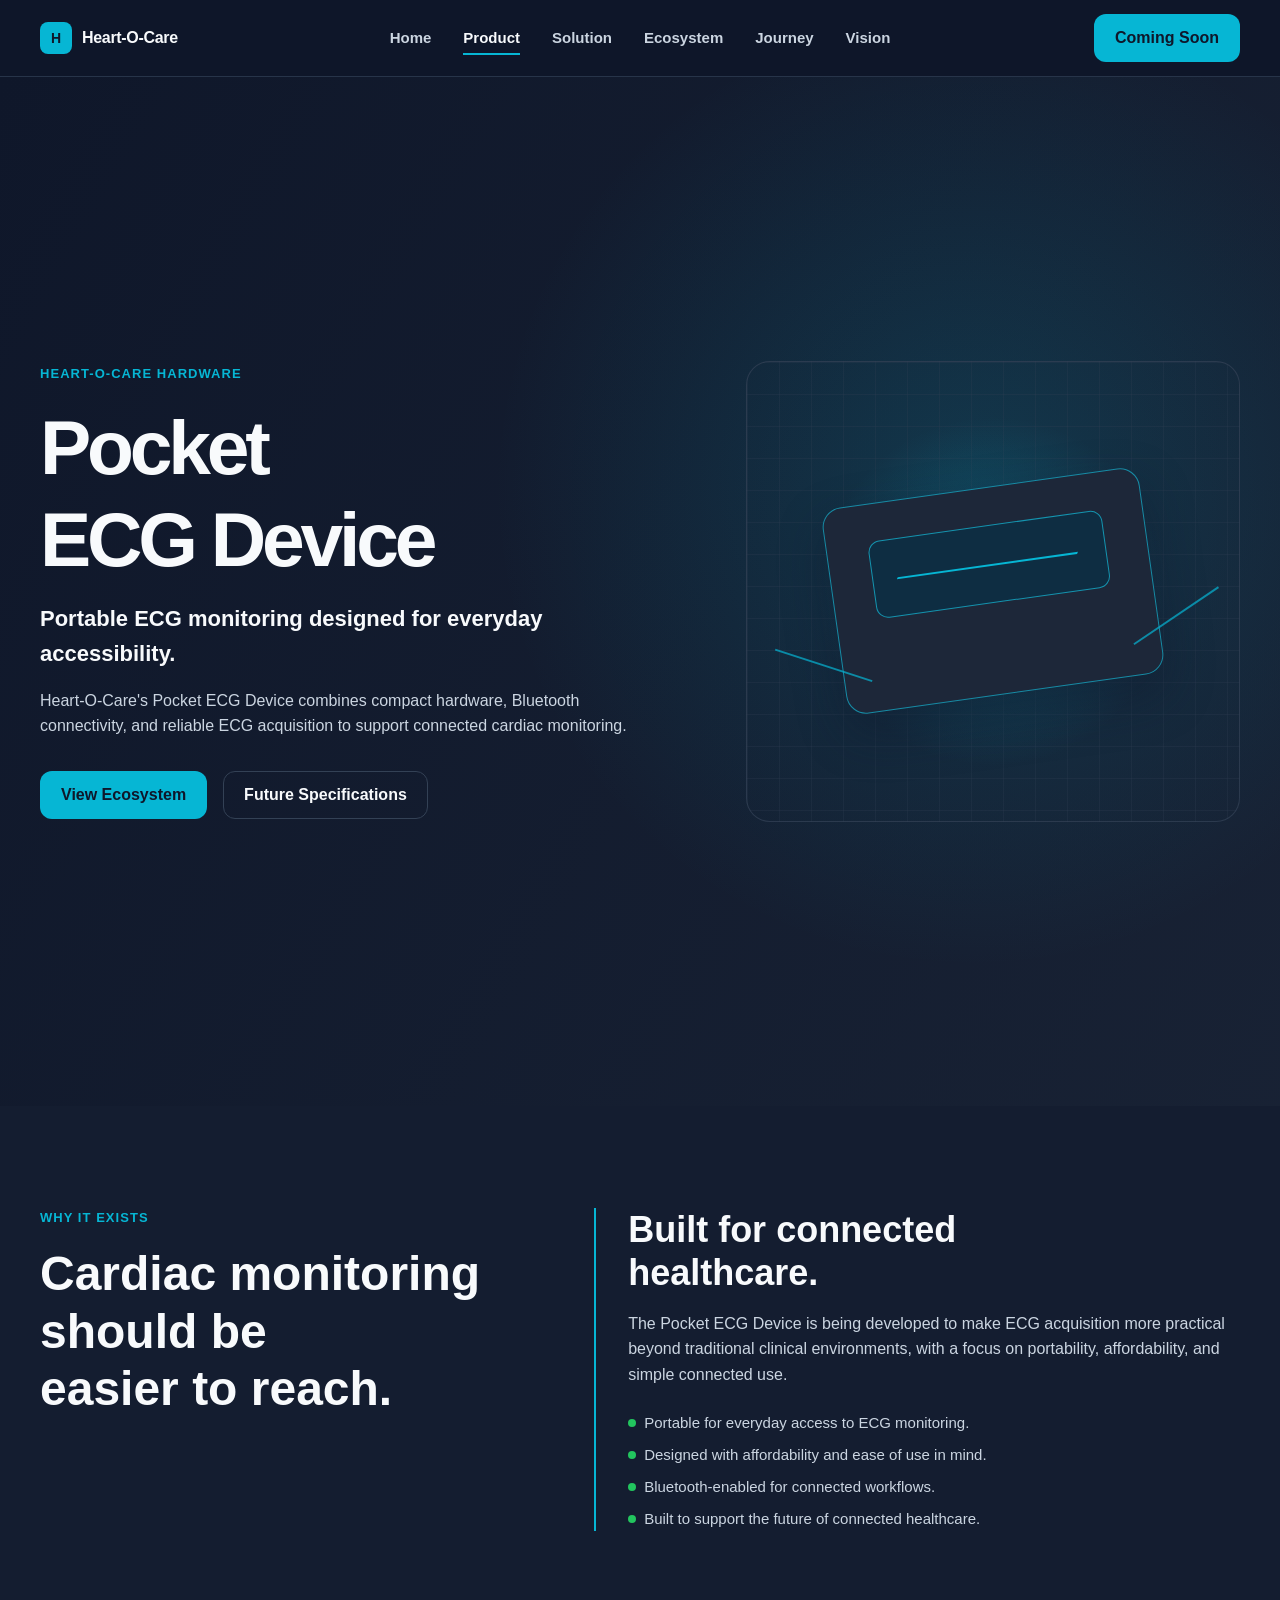
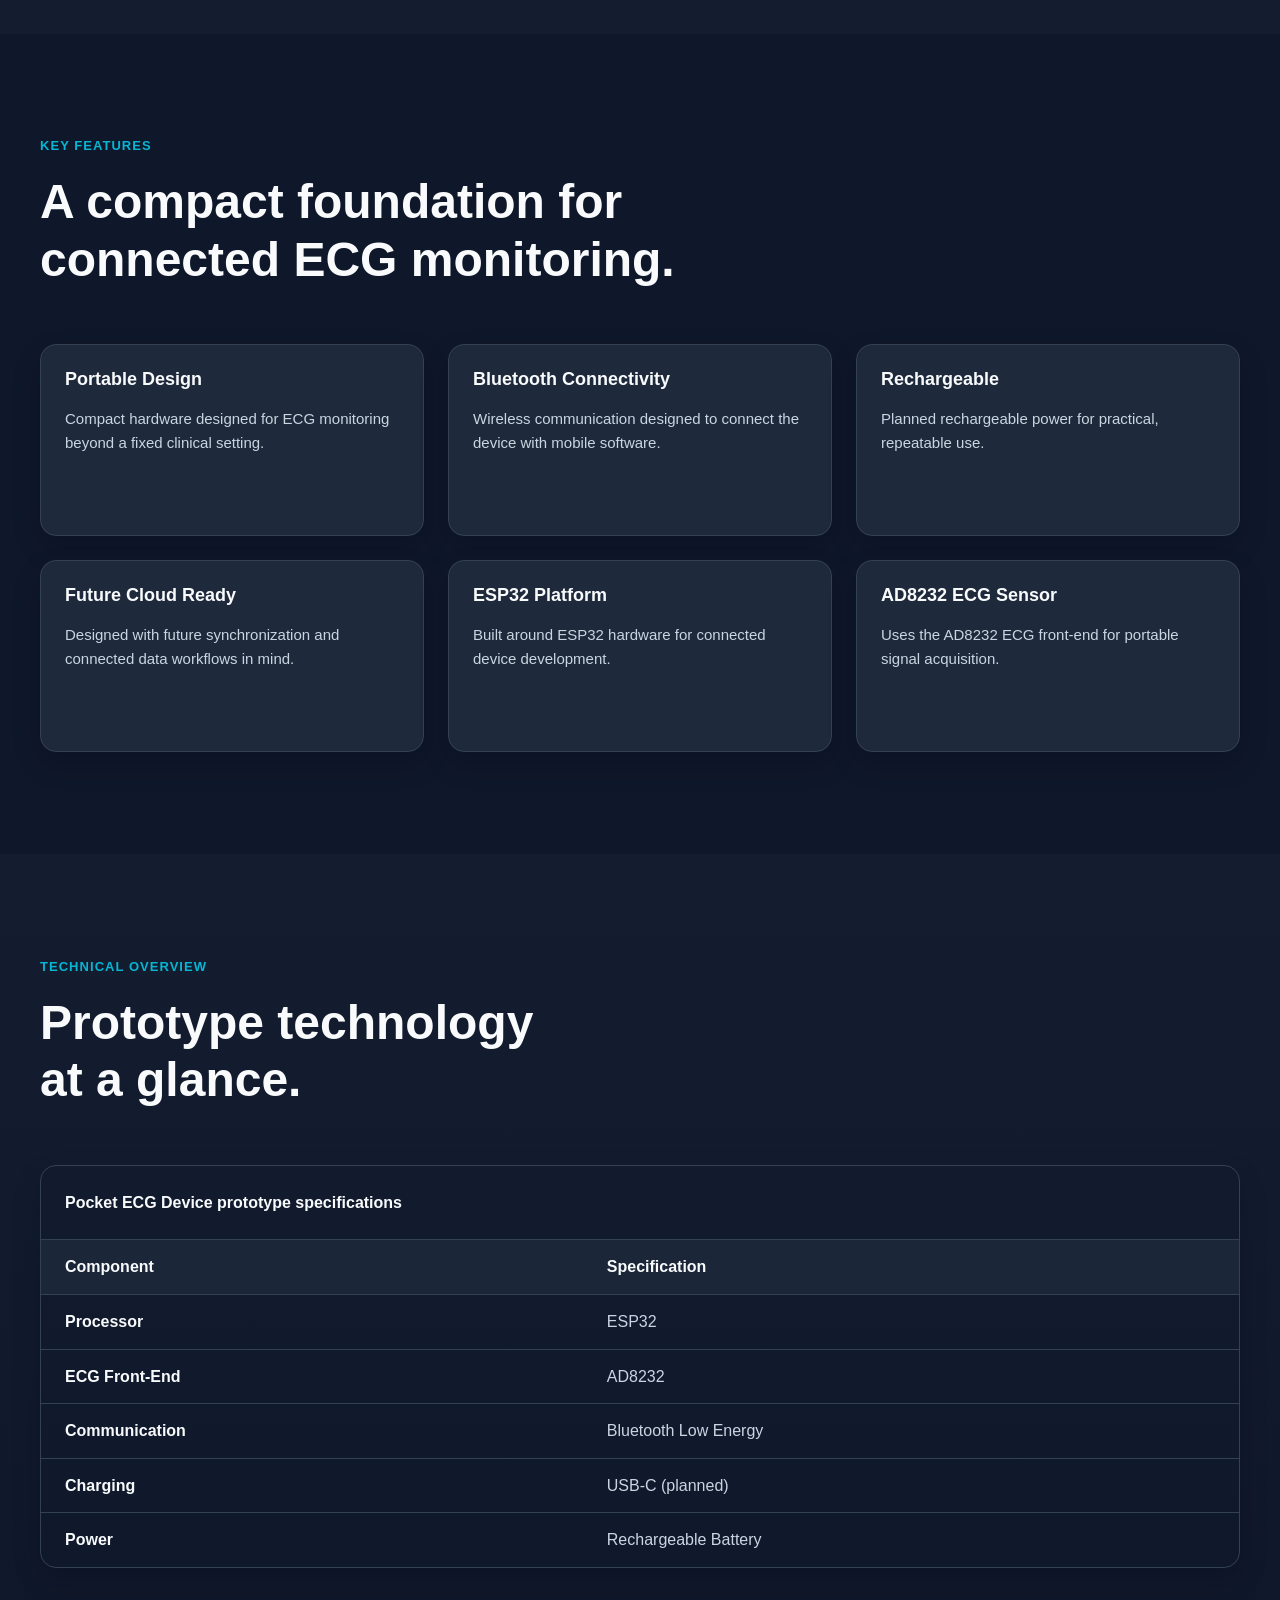
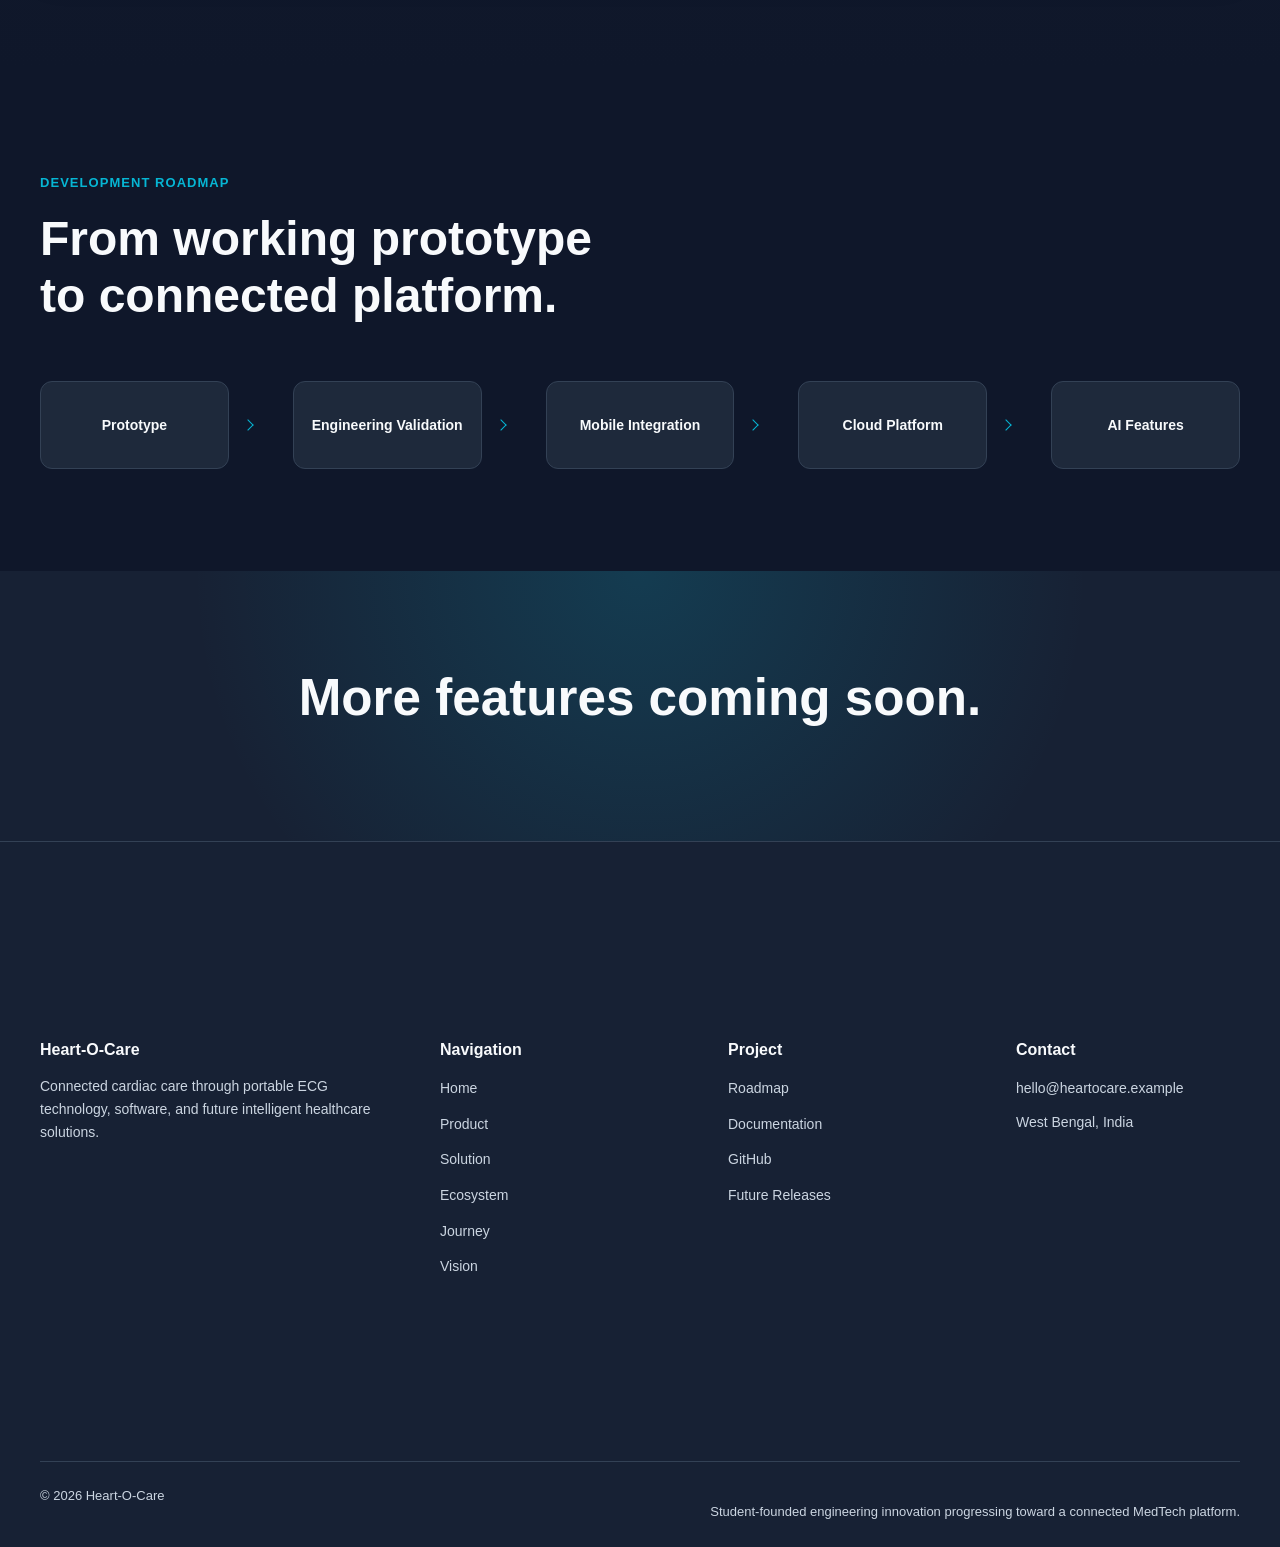
<file: pages/device.html>
<!DOCTYPE html>
<html lang="en">
<head>
  <meta charset="UTF-8">
  <meta name="viewport" content="width=device-width, initial-scale=1.0">
  <meta name="description" content="Explore the Heart-O-Care Pocket ECG Device, a portable ECG monitoring concept built for connected cardiac care.">
  <meta name="theme-color" content="#0F172A">
  <meta name="robots" content="index, follow">
  <link rel="canonical" href="https://heartocare.example/pages/device.html">
  <meta property="og:type" content="website">
  <meta property="og:url" content="https://heartocare.example/pages/device.html">
  <meta property="og:title" content="Pocket ECG Device | Heart-O-Care">
  <meta property="og:description" content="Portable ECG monitoring designed for everyday accessibility.">
  <meta property="og:site_name" content="Heart-O-Care">
  <meta name="twitter:card" content="summary">
  <meta name="twitter:title" content="Pocket ECG Device | Heart-O-Care">
  <meta name="twitter:description" content="Portable ECG monitoring designed for everyday accessibility.">
  <title>Pocket ECG Device | Heart-O-Care</title>
  <link rel="stylesheet" href="../assets/css/style.css">
  <script src="../assets/js/main.js" defer></script>
</head>
<body class="product-page">
  <!-- Header and Navigation -->
  <header class="site-header">
    <nav class="site-nav container" aria-label="Primary navigation">
      <a class="brand" href="../index.html#hero" aria-label="Heart-O-Care home">
        <span class="brand-mark" aria-hidden="true">H</span>
        <span>Heart-O-Care</span>
      </a>
      <button class="nav-toggle" type="button" aria-expanded="false" aria-controls="primary-navigation">
        <span class="sr-only">Toggle navigation menu</span>
        <span class="nav-toggle__bar" aria-hidden="true"></span>
        <span class="nav-toggle__bar" aria-hidden="true"></span>
        <span class="nav-toggle__bar" aria-hidden="true"></span>
      </button>
      <ul class="nav-menu" id="primary-navigation">
        <li><a class="nav-link" href="../index.html#hero">Home</a></li>
        <li><a class="nav-link" href="#product-hero" data-nav-link aria-current="page">Product</a></li>
        <li><a class="nav-link" href="../index.html#solution">Solution</a></li>
        <li><a class="nav-link" href="../index.html#ecosystem">Ecosystem</a></li>
        <li><a class="nav-link" href="../index.html#prototype-journey">Journey</a></li>
        <li><a class="nav-link" href="../index.html#about">Vision</a></li>
        <li class="nav-menu__cta"><a class="nav-cta button--primary" href="#product-cta">Coming Soon</a></li>
      </ul>
      <a class="nav-cta button--primary" href="#product-cta">Coming Soon</a>
    </nav>
  </header>

  <main>
    <!-- Product Hero -->
    <section id="product-hero" class="product-hero" aria-labelledby="product-title">
      <div class="container product-hero__layout">
        <div class="product-hero__copy">
          <p class="product-page__eyebrow">Heart-O-Care Hardware</p>
          <h1 id="product-title">Pocket ECG Device</h1>
          <p class="product-hero__subtitle">Portable ECG monitoring designed for everyday accessibility.</p>
          <p>Heart-O-Care's Pocket ECG Device combines compact hardware, Bluetooth connectivity, and reliable ECG acquisition to support connected cardiac monitoring.</p>
          <div class="product-hero__actions">
            <a class="button--primary" href="../index.html#ecosystem">View Ecosystem</a>
            <a class="button--secondary" href="#technical-overview">Future Specifications</a>
          </div>
        </div>
        <figure class="device-showcase" aria-labelledby="device-showcase-caption">
          <div class="device-showcase__body" aria-hidden="true">
            <span class="device-showcase__screen"></span>
            <span class="device-showcase__lead device-showcase__lead--left"></span>
            <span class="device-showcase__lead device-showcase__lead--right"></span>
          </div>
          <figcaption id="device-showcase-caption" class="sr-only">Illustration placeholder for the Heart-O-Care Pocket ECG Device.</figcaption>
        </figure>
      </div>
    </section>

    <!-- Why It Exists -->
    <section class="product-purpose" aria-labelledby="purpose-title">
      <div class="container product-purpose__layout">
        <header class="product-section-intro">
          <p class="product-page__eyebrow">Why It Exists</p>
          <h2 id="purpose-title">Cardiac monitoring should be easier to reach.</h2>
        </header>
        <div class="product-purpose__content">
          <h3>Built for connected healthcare.</h3>
          <p>The Pocket ECG Device is being developed to make ECG acquisition more practical beyond traditional clinical environments, with a focus on portability, affordability, and simple connected use.</p>
          <ul class="product-purpose__list">
            <li>Portable for everyday access to ECG monitoring.</li>
            <li>Designed with affordability and ease of use in mind.</li>
            <li>Bluetooth-enabled for connected workflows.</li>
            <li>Built to support the future of connected healthcare.</li>
          </ul>
        </div>
      </div>
    </section>

    <!-- Key Features -->
    <section id="key-features" class="product-features" aria-labelledby="features-title">
      <div class="container">
        <header class="product-section-intro">
          <p class="product-page__eyebrow">Key Features</p>
          <h2 id="features-title">A compact foundation for connected ECG monitoring.</h2>
        </header>
        <ul class="product-feature-grid">
          <li><article class="card product-feature-card"><h3>Portable Design</h3><p>Compact hardware designed for ECG monitoring beyond a fixed clinical setting.</p></article></li>
          <li><article class="card product-feature-card"><h3>Bluetooth Connectivity</h3><p>Wireless communication designed to connect the device with mobile software.</p></article></li>
          <li><article class="card product-feature-card"><h3>Rechargeable</h3><p>Planned rechargeable power for practical, repeatable use.</p></article></li>
          <li><article class="card product-feature-card"><h3>Future Cloud Ready</h3><p>Designed with future synchronization and connected data workflows in mind.</p></article></li>
          <li><article class="card product-feature-card"><h3>ESP32 Platform</h3><p>Built around ESP32 hardware for connected device development.</p></article></li>
          <li><article class="card product-feature-card"><h3>AD8232 ECG Sensor</h3><p>Uses the AD8232 ECG front-end for portable signal acquisition.</p></article></li>
        </ul>
      </div>
    </section>

    <!-- Technical Overview -->
    <section id="technical-overview" class="technical-overview" aria-labelledby="technical-title">
      <div class="container">
        <header class="product-section-intro">
          <p class="product-page__eyebrow">Technical Overview</p>
          <h2 id="technical-title">Prototype technology at a glance.</h2>
        </header>
        <div class="technical-overview__table-wrapper">
          <table>
            <caption>Pocket ECG Device prototype specifications</caption>
            <thead>
              <tr>
                <th scope="col">Component</th>
                <th scope="col">Specification</th>
              </tr>
            </thead>
            <tbody>
              <tr><th scope="row">Processor</th><td>ESP32</td></tr>
              <tr><th scope="row">ECG Front-End</th><td>AD8232</td></tr>
              <tr><th scope="row">Communication</th><td>Bluetooth Low Energy</td></tr>
              <tr><th scope="row">Charging</th><td>USB-C (planned)</td></tr>
              <tr><th scope="row">Power</th><td>Rechargeable Battery</td></tr>
            </tbody>
          </table>
        </div>
      </div>
    </section>

    <!-- Development Roadmap -->
    <section class="product-roadmap-section" aria-labelledby="roadmap-title">
      <div class="container">
        <header class="product-section-intro">
          <p class="product-page__eyebrow">Development Roadmap</p>
          <h2 id="roadmap-title">From working prototype to connected platform.</h2>
        </header>
        <ol class="product-roadmap">
          <li>Prototype</li>
          <li>Engineering Validation</li>
          <li>Mobile Integration</li>
          <li>Cloud Platform</li>
          <li>AI Features</li>
        </ol>
      </div>
    </section>

    <!-- Product CTA -->
    <section id="product-cta" class="product-cta" aria-labelledby="product-cta-title">
      <div class="container">
        <h2 id="product-cta-title">More features coming soon.</h2>
      </div>
    </section>
  </main>

  <!-- Footer -->
  <footer class="site-footer">
    <div class="container">
      <div class="site-footer__grid">
        <section class="site-footer__column">
          <h2 class="site-footer__title">Heart-O-Care</h2>
          <p>Connected cardiac care through portable ECG technology, software, and future intelligent healthcare solutions.</p>
        </section>
        <section class="site-footer__column">
          <h2 class="site-footer__title">Navigation</h2>
          <nav aria-label="Footer navigation">
            <ul class="site-footer__links">
              <li><a href="../index.html#hero">Home</a></li>
              <li><a href="device.html">Product</a></li>
              <li><a href="../index.html#solution">Solution</a></li>
              <li><a href="../index.html#ecosystem">Ecosystem</a></li>
              <li><a href="../index.html#prototype-journey">Journey</a></li>
              <li><a href="../index.html#about">Vision</a></li>
            </ul>
          </nav>
        </section>
        <section class="site-footer__column">
          <h2 class="site-footer__title">Project</h2>
          <ul class="site-footer__links">
            <li><a href="#">Roadmap</a></li>
            <li><a href="#">Documentation</a></li>
            <li><a href="#">GitHub</a></li>
            <li><a href="#">Future Releases</a></li>
          </ul>
        </section>
        <section class="site-footer__column">
          <h2 class="site-footer__title">Contact</h2>
          <address class="site-footer__address">
            <a href="mailto:hello@heartocare.example">hello@heartocare.example</a>
            <p>West Bengal, India</p>
          </address>
        </section>
      </div>
      <div class="site-footer__bottom">
        <p>&copy; 2026 Heart-O-Care</p>
        <p>Student-founded engineering innovation progressing toward a connected MedTech platform.</p>
      </div>
    </div>
  </footer>
</body>
</html>
</file>
<file: assets/css/style.css>
/* Design tokens */
:root {
  --color-background: #0F172A;
  --color-surface: #1E293B;
  --color-primary: #06B6D4;
  --color-primary-hover: #0891B2;
  --color-accent: #22C55E;
  --color-warning: #F59E0B;
  --color-danger: #FB7185;
  --color-research: #818CF8;
  --color-prototype: #F97316;
  --color-planned: #94A3B8;
  --color-text-primary: #F8FAFC;
  --color-text-secondary: #CBD5E1;
  --color-border: #334155;

  --font-sans: Inter, "Segoe UI", Arial, sans-serif;
  --container-max-width: 1200px;
  --container-padding: clamp(1.25rem, 4vw, 2rem);
  --section-spacing: clamp(4rem, 8vw, 7rem);
  --space-1: 0.5rem;
  --space-2: 1rem;
  --space-3: 1.5rem;
  --space-4: 2rem;
  --radius: 0.75rem;
  --radius-lg: 1rem;
  --shadow-card: 0 12px 28px rgba(2, 6, 23, 0.2);
  --transition: 180ms ease;
  --transition-navigation: 250ms ease;
}

/* Global reset */
*,
*::before,
*::after {
  box-sizing: border-box;
  margin: 0;
  padding: 0;
}

html {
  scroll-behavior: smooth;
}

body {
  min-width: 320px;
  min-height: 100vh;
  background-color: var(--color-background);
  color: var(--color-text-primary);
  font-family: var(--font-sans);
  font-size: 16px;
  line-height: 1.6;
  overflow-x: hidden;
}

img,
picture,
svg {
  display: block;
  max-width: 100%;
}

button,
input,
textarea,
select {
  font: inherit;
}

button {
  cursor: pointer;
}

button:disabled {
  cursor: not-allowed;
  opacity: 0.65;
}

/* Typography */
h1,
h2,
h3,
h4,
h5,
h6 {
  color: var(--color-text-primary);
  font-weight: 700;
  line-height: 1.2;
  margin-block-end: var(--space-2);
  text-wrap: balance;
}

h1 {
  font-size: clamp(2.5rem, 6vw, 4.5rem);
}

h2 {
  font-size: clamp(2rem, 4vw, 3rem);
}

h3 {
  font-size: clamp(1.25rem, 2vw, 1.5rem);
}

p,
li,
dd {
  color: var(--color-text-secondary);
}

p + p {
  margin-block-start: var(--space-2);
}

ul,
ol {
  padding-inline-start: 1.25rem;
}

li + li {
  margin-block-start: var(--space-1);
}

/* Links */
a {
  color: var(--color-primary);
  text-decoration-thickness: 0.1em;
  text-underline-offset: 0.18em;
  transition: color var(--transition), text-decoration-color var(--transition);
}

a:hover {
  color: var(--color-primary-hover);
  text-decoration-color: currentColor;
}

/* Layout utilities */
.container {
  width: min(var(--container-max-width), calc(100% - (var(--container-padding) * 2)));
  margin-inline: auto;
  min-width: 0;
}

section {
  padding-block: var(--section-spacing);
  scroll-margin-top: 5.5rem;
}

/* Navigation */
.site-header {
  background-color: color-mix(in srgb, var(--color-background) 84%, transparent);
  backdrop-filter: blur(18px);
  border-bottom: 1px solid color-mix(in srgb, var(--color-border) 72%, transparent);
  position: sticky;
  top: 0;
  transition: background-color var(--transition-navigation), border-color var(--transition-navigation);
  z-index: 1000;
}

.site-nav {
  align-items: center;
  display: grid;
  grid-template-columns: 1fr auto 1fr;
  min-height: 4.75rem;
}

.brand {
  align-items: center;
  color: var(--color-text-primary);
  display: inline-flex;
  font-size: 1rem;
  font-weight: 700;
  gap: 0.625rem;
  justify-self: start;
  letter-spacing: -0.02em;
  text-decoration: none;
}

.brand:hover {
  color: var(--color-text-primary);
}

.brand-mark {
  align-items: center;
  background-color: var(--color-primary);
  border-radius: 0.5rem;
  color: var(--color-background);
  display: inline-flex;
  font-size: 0.875rem;
  font-weight: 800;
  height: 2rem;
  justify-content: center;
  width: 2rem;
}

.nav-menu {
  align-items: center;
  display: flex;
  gap: var(--space-1);
  justify-self: center;
  list-style: none;
  padding: 0;
}

.nav-menu li + li {
  margin: 0;
}

.nav-menu__cta {
  display: none;
}

.nav-link {
  color: var(--color-text-secondary);
  display: inline-flex;
  font-size: 0.9375rem;
  font-weight: 700;
  padding: 0.5rem 0.75rem;
  position: relative;
  text-decoration: none;
  transition: color var(--transition-navigation);
}

.nav-link::after {
  background-color: var(--color-primary);
  bottom: 0.2rem;
  content: "";
  height: 2px;
  left: 0.75rem;
  position: absolute;
  right: 0.75rem;
  transform: scaleX(0);
  transform-origin: left;
  transition: transform var(--transition-navigation);
}

.nav-link:hover,
.nav-link[aria-current="page"] {
  color: var(--color-text-primary);
}

.nav-link:hover::after,
.nav-link[aria-current="page"]::after {
  transform: scaleX(1);
}

.nav-cta {
  justify-self: end;
  white-space: nowrap;
}

.nav-toggle {
  align-items: center;
  background-color: transparent;
  border: 1px solid var(--color-border);
  border-radius: var(--radius);
  display: none;
  flex-direction: column;
  gap: 0.25rem;
  height: 2.75rem;
  justify-content: center;
  padding: 0;
  width: 2.75rem;
}

.nav-toggle__bar {
  background-color: var(--color-text-primary);
  border-radius: 999px;
  height: 2px;
  transition: transform var(--transition-navigation), opacity var(--transition-navigation);
  width: 1.125rem;
}

@media (max-width: 47.9375rem) {
  .site-nav {
    grid-template-columns: 1fr auto;
    position: relative;
  }

  .nav-toggle {
    display: inline-flex;
    justify-self: end;
  }

  .nav-cta {
    display: none;
  }

  .nav-menu__cta {
    display: block;
    padding: var(--space-2);
  }

  .nav-menu .nav-cta {
    display: inline-flex;
    width: 100%;
  }

  .nav-menu {
    align-items: stretch;
    background-color: var(--color-surface);
    border: 1px solid var(--color-border);
    border-radius: var(--radius-lg);
    display: grid;
    gap: 0;
    grid-column: 1 / -1;
    margin-block-start: -0.25rem;
    max-height: 0;
    opacity: 0;
    overflow: hidden;
    pointer-events: none;
    transform: translateY(-0.5rem);
    transition: max-height var(--transition-navigation), opacity var(--transition-navigation), transform var(--transition-navigation), visibility var(--transition-navigation);
    visibility: hidden;
    width: 100%;
  }

  .site-nav.is-menu-open .nav-menu {
    margin-block-end: 0.75rem;
    max-height: 22rem;
    opacity: 1;
    pointer-events: auto;
    transform: translateY(0);
    visibility: visible;
  }

  .nav-link {
    display: flex;
    padding: 0.875rem var(--space-2);
  }

  .nav-link::after {
    bottom: 0.5rem;
    left: var(--space-2);
    right: auto;
    width: 1.5rem;
  }

  .site-nav.is-menu-open .nav-toggle__bar:nth-child(2) {
    transform: translateY(0.375rem) rotate(45deg);
  }

  .site-nav.is-menu-open .nav-toggle__bar:nth-child(3) {
    opacity: 0;
  }

  .site-nav.is-menu-open .nav-toggle__bar:nth-child(4) {
    transform: translateY(-0.375rem) rotate(-45deg);
  }
}

/* Hero */
.hero {
  background:
    radial-gradient(circle at 78% 38%, color-mix(in srgb, var(--color-primary) 16%, transparent), transparent 33rem),
    linear-gradient(120deg, var(--color-background), color-mix(in srgb, var(--color-surface) 62%, var(--color-background)));
  overflow: hidden;
  padding-block: 0;
}

.hero__layout {
  align-items: center;
  display: grid;
  gap: clamp(3rem, 7vw, 6rem);
  grid-template-columns: minmax(0, 0.95fr) minmax(0, 1.05fr);
  min-height: calc(100svh - 4.75rem);
  padding-block: clamp(4rem, 8vw, 7rem);
}

.hero__copy {
  max-width: 42rem;
}

.hero__eyebrow {
  color: var(--color-primary);
  font-size: 0.875rem;
  font-weight: 700;
  letter-spacing: 0.08em;
  margin-block-end: var(--space-2);
  text-transform: uppercase;
}

.hero h1 {
  font-size: clamp(2.8rem, 5.8vw, 5.25rem);
  letter-spacing: -0.055em;
  margin-block-end: var(--space-3);
}

.hero__description {
  font-size: clamp(1rem, 1.5vw, 1.1875rem);
  max-width: 38rem;
}

.hero__actions {
  display: flex;
  flex-wrap: wrap;
  gap: var(--space-2);
  margin-block-start: var(--space-4);
}

.hero__visual {
  min-height: 34rem;
  position: relative;
}

.platform-diagram {
  aspect-ratio: 1.08;
  border: 1px solid color-mix(in srgb, var(--color-border) 78%, transparent);
  border-radius: 1.5rem;
  inset: 50% auto auto 50%;
  margin: 0;
  max-width: 34rem;
  position: absolute;
  transform: translate(-50%, -50%);
  width: min(100%, 34rem);
}

.platform-diagram::before {
  background-image:
    linear-gradient(color-mix(in srgb, var(--color-border) 28%, transparent) 1px, transparent 1px),
    linear-gradient(90deg, color-mix(in srgb, var(--color-border) 28%, transparent) 1px, transparent 1px);
  background-size: 2rem 2rem;
  border-radius: inherit;
  content: "";
  inset: 0;
  opacity: 0.5;
  position: absolute;
}

.platform-node {
  align-items: center;
  background-color: color-mix(in srgb, var(--color-surface) 88%, transparent);
  border: 1px solid color-mix(in srgb, var(--color-border) 84%, transparent);
  border-radius: var(--radius-lg);
  display: grid;
  gap: 0.625rem;
  justify-items: center;
  min-height: 8.5rem;
  padding: var(--space-2);
  position: absolute;
  text-align: center;
  width: clamp(8.75rem, 34%, 11.5rem);
  z-index: 1;
}

.platform-node p {
  color: var(--color-text-primary);
  font-size: 0.8125rem;
  font-weight: 700;
  line-height: 1.3;
}

.platform-node--ecg {
  left: 5%;
  top: 16%;
}

.platform-node--mobile {
  bottom: 9%;
  left: 19%;
}

.platform-node--desktop {
  right: 5%;
  top: 24%;
}

.platform-node__illustration {
  background-color: color-mix(in srgb, var(--color-primary) 16%, var(--color-background));
  border: 1px solid color-mix(in srgb, var(--color-primary) 76%, var(--color-border));
  display: block;
  position: relative;
}

.platform-node__illustration--ecg {
  border-radius: 0.5rem;
  height: 2.25rem;
  width: 4.25rem;
}

.platform-node__illustration--ecg::after {
  border-top: 2px solid var(--color-primary);
  content: "";
  left: 0.5rem;
  position: absolute;
  top: 1rem;
  transform: skewX(-32deg);
  width: 3.1rem;
}

.platform-node__illustration--mobile {
  border-radius: 0.6rem;
  height: 3rem;
  width: 1.75rem;
}

.platform-node__illustration--mobile::after {
  background-color: var(--color-primary);
  border-radius: 999px;
  bottom: 0.25rem;
  content: "";
  height: 0.2rem;
  left: 50%;
  position: absolute;
  transform: translateX(-50%);
  width: 0.2rem;
}

.platform-node__illustration--desktop {
  border-radius: 0.35rem;
  height: 2.4rem;
  width: 4rem;
}

.platform-node__illustration--desktop::after {
  background-color: var(--color-primary);
  bottom: -0.45rem;
  content: "";
  height: 0.25rem;
  left: 50%;
  position: absolute;
  transform: translateX(-50%);
  width: 1.6rem;
}

.platform-connector {
  border-top: 1px solid color-mix(in srgb, var(--color-primary) 72%, transparent);
  position: absolute;
  transform-origin: left center;
  z-index: 0;
}

.platform-connector--ecg-mobile {
  left: 28%;
  top: 49%;
  transform: rotate(61deg);
  width: 30%;
}

.platform-connector--ecg-desktop {
  left: 37%;
  top: 39%;
  transform: rotate(3deg);
  width: 32%;
}

.platform-connector--mobile-desktop {
  left: 48%;
  top: 68%;
  transform: rotate(-40deg);
  width: 33%;
}

.hero-info-card {
  background-color: color-mix(in srgb, var(--color-surface) 90%, transparent);
  border: 1px solid color-mix(in srgb, var(--color-border) 84%, transparent);
  border-radius: var(--radius);
  display: grid;
  gap: 0.25rem;
  max-width: 12rem;
  padding: 0.75rem;
  position: absolute;
}

.hero-info-card span {
  color: var(--color-primary);
  font-size: 0.6875rem;
  font-weight: 700;
  letter-spacing: 0.06em;
  text-transform: uppercase;
}

.hero-info-card strong {
  color: var(--color-text-primary);
  font-size: 0.8125rem;
  line-height: 1.35;
}

.hero-info-card--signal {
  right: -0.5rem;
  top: 0;
}

.hero-info-card--connection {
  bottom: 0.5rem;
  left: -0.75rem;
}

.hero-trust {
  border-top: 1px solid color-mix(in srgb, var(--color-border) 72%, transparent);
  padding-block: var(--space-3);
}

.hero-trust ul {
  display: grid;
  gap: var(--space-2);
  grid-template-columns: repeat(4, 1fr);
  list-style: none;
  padding: 0;
}

.hero-trust li {
  align-items: center;
  color: var(--color-text-secondary);
  display: flex;
  font-size: 0.875rem;
  font-weight: 700;
  gap: 0.5rem;
}

.hero-trust li::before {
  background-color: var(--color-accent);
  border-radius: 999px;
  content: "";
  height: 0.5rem;
  width: 0.5rem;
}

@media (max-width: 64rem) {
  .hero__layout {
    gap: var(--space-4);
  }

  .hero__visual {
    min-height: 29rem;
  }

  .hero-info-card--signal {
    right: 0;
  }

  .hero-info-card--connection {
    left: 0;
  }
}

@media (max-width: 47.9375rem) {
  .hero__layout {
    grid-template-columns: 1fr;
    min-height: auto;
    padding-block: clamp(3.5rem, 12vw, 5rem);
  }

  .hero__visual {
    margin-inline: auto;
    min-height: clamp(25rem, 88vw, 31rem);
    width: min(100%, 34rem);
  }

  .hero-trust ul {
    grid-template-columns: repeat(2, 1fr);
  }
}

@media (max-width: 30rem) {
  .hero h1 {
    font-size: clamp(2.5rem, 12vw, 3.25rem);
  }

  .hero__actions {
    align-items: stretch;
    flex-direction: column;
  }

  .hero__actions a {
    width: 100%;
  }

  .hero-info-card {
    max-width: 10rem;
  }

  .hero-trust ul {
    grid-template-columns: 1fr;
  }
}

/* Problem and solution */
.problem-solution {
  background: linear-gradient(180deg, var(--color-background), color-mix(in srgb, var(--color-surface) 38%, var(--color-background)));
}

.problem-solution__intro {
  margin-block-end: clamp(2rem, 5vw, 3.5rem);
  max-width: 45rem;
}

.problem-solution__eyebrow,
.problem-solution__label {
  color: var(--color-primary);
  font-size: 0.8125rem;
  font-weight: 700;
  letter-spacing: 0.08em;
  text-transform: uppercase;
}

.problem-solution__eyebrow {
  margin-block-end: var(--space-2);
}

.ecosystem__eyebrow,
.prototype-journey__eyebrow,
.vision__eyebrow,
.cta__eyebrow {
  color: var(--color-primary);
  font-size: 0.8125rem;
  font-weight: 700;
  letter-spacing: 0.08em;
  margin-block-end: var(--space-2);
  text-transform: uppercase;
}

.problem-solution__grid {
  align-items: stretch;
  display: grid;
  gap: var(--space-3);
  grid-template-columns: repeat(2, minmax(0, 1fr));
}

.problem-solution__card {
  display: flex;
  flex-direction: column;
  height: 100%;
  padding: clamp(1.5rem, 4vw, 2.5rem);
}

.problem-solution__icon {
  align-items: center;
  background-color: color-mix(in srgb, var(--color-primary) 16%, var(--color-background));
  border: 1px solid color-mix(in srgb, var(--color-primary) 65%, var(--color-border));
  border-radius: 999px;
  color: var(--color-primary);
  display: inline-flex;
  font-size: 1.25rem;
  font-weight: 700;
  height: 2.75rem;
  justify-content: center;
  margin-block-end: var(--space-3);
  width: 2.75rem;
}

.problem-solution__icon--solution {
  background-color: color-mix(in srgb, var(--color-accent) 14%, var(--color-background));
  border-color: color-mix(in srgb, var(--color-accent) 62%, var(--color-border));
  color: var(--color-accent);
}

.problem-solution__label {
  margin-block-end: var(--space-1);
}

.problem-solution__card h3 {
  font-size: clamp(1.4rem, 2.5vw, 1.75rem);
  max-width: 22rem;
}

@media (max-width: 47.9375rem) {
  .problem-solution__grid {
    grid-template-columns: 1fr;
  }
}

/* Ecosystem */
.ecosystem {
  background-color: var(--color-background);
}

.ecosystem__intro {
  margin-block-end: clamp(2.5rem, 6vw, 4rem);
  max-width: 48rem;
}

.ecosystem__intro > p:last-child {
  font-size: clamp(1rem, 1.5vw, 1.125rem);
  max-width: 44rem;
}

.ecosystem-flow {
  --ecosystem-flow-gap: clamp(1.5rem, 3.5vw, 3rem);

  display: grid;
  gap: var(--ecosystem-flow-gap);
  grid-template-columns: repeat(4, minmax(0, 1fr));
  list-style: none;
  padding: 0;
  position: relative;
}

.ecosystem-card {
  align-items: flex-start;
  display: flex;
  flex-direction: column;
  height: 100%;
  min-height: 13.5rem;
  padding: var(--space-3);
  position: relative;
}

.ecosystem-card__icon {
  align-items: center;
  background-color: color-mix(in srgb, var(--color-primary) 16%, var(--color-background));
  border: 1px solid color-mix(in srgb, var(--color-primary) 65%, var(--color-border));
  border-radius: 0.5rem;
  color: var(--color-primary);
  display: inline-flex;
  font-size: 0.6875rem;
  font-weight: 800;
  height: 2.5rem;
  justify-content: center;
  letter-spacing: 0.05em;
  margin-block-end: var(--space-3);
  min-width: 2.5rem;
  padding-inline: 0.5rem;
}

.ecosystem-card__icon--accent {
  background-color: color-mix(in srgb, var(--color-accent) 14%, var(--color-background));
  border-color: color-mix(in srgb, var(--color-accent) 62%, var(--color-border));
  color: var(--color-accent);
}

.ecosystem-card h3 {
  font-size: 1.0625rem;
  margin-block-end: var(--space-1);
}

.ecosystem-card p {
  font-size: 0.875rem;
  line-height: 1.55;
}

.ecosystem-card--cloud {
  grid-column: 4;
  grid-row: 2;
}

.ecosystem-card--professionals {
  grid-column: 4;
  grid-row: 3;
}

@media (min-width: 60rem) {
  .ecosystem-card--device::after,
  .ecosystem-card--bluetooth::after,
  .ecosystem-card--mobile::after {
    background-color: color-mix(in srgb, var(--color-primary) 72%, transparent);
    content: "";
    height: 1px;
    position: absolute;
    right: 0;
    top: 50%;
    transform: translateX(100%);
    width: var(--ecosystem-flow-gap);
  }

  .ecosystem-card--device::before,
  .ecosystem-card--bluetooth::before,
  .ecosystem-card--mobile::before {
    border-right: 1px solid var(--color-primary);
    border-top: 1px solid var(--color-primary);
    content: "";
    height: 0.45rem;
    position: absolute;
    right: 0;
    top: calc(50% - 0.2rem);
    transform: translateX(calc(100% - 0.25rem)) rotate(45deg);
    width: 0.45rem;
  }

  .ecosystem-card--desktop::after,
  .ecosystem-card--cloud::after {
    border-left: 1px solid color-mix(in srgb, var(--color-primary) 72%, transparent);
    content: "";
    height: var(--ecosystem-flow-gap);
    left: 50%;
    position: absolute;
    top: 100%;
  }

  .ecosystem-card--desktop::before,
  .ecosystem-card--cloud::before {
    border-bottom: 1px solid var(--color-primary);
    border-right: 1px solid var(--color-primary);
    content: "";
    height: 0.45rem;
    left: calc(50% - 0.25rem);
    position: absolute;
    top: calc(100% + var(--ecosystem-flow-gap) - 0.5rem);
    transform: rotate(45deg);
    width: 0.45rem;
  }
}

@media (max-width: 59.9375rem) {
  .ecosystem-flow {
    gap: clamp(3.5rem, 9vw, 5rem);
    grid-template-columns: 1fr;
    margin-inline: auto;
    max-width: 34rem;
  }

  .ecosystem-card--cloud,
  .ecosystem-card--professionals {
    grid-column: auto;
    grid-row: auto;
  }

  .ecosystem-card:not(.ecosystem-card--professionals)::after {
    border-left: 1px solid color-mix(in srgb, var(--color-primary) 72%, transparent);
    content: "";
    height: clamp(3.5rem, 9vw, 5rem);
    left: 50%;
    position: absolute;
    top: 100%;
  }

  .ecosystem-card:not(.ecosystem-card--professionals)::before {
    border-bottom: 1px solid var(--color-primary);
    border-right: 1px solid var(--color-primary);
    content: "";
    height: 0.45rem;
    left: calc(50% - 0.25rem);
    position: absolute;
    top: calc(100% + clamp(3.5rem, 9vw, 5rem) - 0.5rem);
    transform: rotate(45deg);
    width: 0.45rem;
  }
}

/* Prototype journey */
.prototype-journey {
  background: linear-gradient(180deg, color-mix(in srgb, var(--color-surface) 34%, var(--color-background)), var(--color-background));
}

.prototype-journey__intro {
  margin-block-end: clamp(2.5rem, 6vw, 4rem);
  max-width: 48rem;
}

.prototype-journey__intro > p:last-child {
  font-size: clamp(1rem, 1.5vw, 1.125rem);
  max-width: 45rem;
}

.timeline {
  list-style: none;
  margin: 0;
  max-width: 54rem;
  padding: 0;
  position: relative;
}

.timeline::before {
  background-color: color-mix(in srgb, var(--color-primary) 60%, var(--color-border));
  bottom: 2.5rem;
  content: "";
  left: 1.25rem;
  position: absolute;
  top: 2.5rem;
  width: 1px;
}

.timeline__item {
  padding-inline-start: clamp(4rem, 8vw, 5.5rem);
  position: relative;
}

.timeline__item + .timeline__item {
  margin-block-start: var(--space-3);
}

.timeline__marker {
  align-items: center;
  background-color: var(--color-primary);
  border: 0.4rem solid var(--color-background);
  border-radius: 999px;
  color: var(--color-background);
  display: inline-flex;
  font-size: 0.8125rem;
  font-weight: 800;
  height: 2.5rem;
  justify-content: center;
  left: 0;
  position: absolute;
  top: 1.75rem;
  width: 2.5rem;
  z-index: 1;
}

.timeline__card {
  min-height: 10rem;
  padding: clamp(1.5rem, 4vw, 2rem);
}

.timeline__card h3 {
  font-size: clamp(1.25rem, 2vw, 1.5rem);
}

@media (min-width: 60rem) {
  .timeline {
    margin-inline: auto;
  }

  .timeline__item {
    padding-inline-start: 6.5rem;
  }

  .timeline::before {
    left: 1.5rem;
  }

  .timeline__marker {
    left: 0.25rem;
  }
}

/* Vision */
.vision {
  background-color: var(--color-background);
}

.vision__intro {
  margin-block-end: clamp(2.5rem, 6vw, 4rem);
  max-width: 50rem;
}

.vision__intro > p:last-child {
  font-size: clamp(1rem, 1.5vw, 1.125rem);
  max-width: 46rem;
}

.vision__layout {
  align-items: start;
  display: grid;
  gap: clamp(2rem, 6vw, 5rem);
  grid-template-columns: minmax(0, 0.9fr) minmax(0, 1.1fr);
}

.vision__statement {
  border-left: 2px solid var(--color-primary);
  padding-inline-start: clamp(1.25rem, 3vw, 2rem);
}

.vision__statement h3 {
  font-size: clamp(1.75rem, 3vw, 2.5rem);
  max-width: 20rem;
}

.vision__statement p {
  max-width: 30rem;
}

.vision__focus-list {
  display: grid;
  gap: var(--space-2);
  list-style: none;
  padding: 0;
}

.vision__focus-list li {
  margin: 0;
}

.vision__card {
  height: 100%;
  padding: clamp(1.25rem, 3vw, 1.75rem);
}

.vision__card h3 {
  font-size: clamp(1.125rem, 2vw, 1.375rem);
  margin-block-end: var(--space-1);
}

@media (max-width: 47.9375rem) {
  .vision__layout {
    grid-template-columns: 1fr;
  }
}

/* Call to action */
.cta {
  background:
    radial-gradient(circle at 50% 0, color-mix(in srgb, var(--color-primary) 18%, transparent), transparent 30rem),
    color-mix(in srgb, var(--color-surface) 58%, var(--color-background));
  padding-block: clamp(5rem, 10vw, 8rem);
  text-align: center;
}

.cta__content {
  max-width: 48rem;
}

.cta h2 {
  font-size: clamp(2.25rem, 5vw, 4rem);
  margin-inline: auto;
  max-width: 42rem;
}

.cta__description {
  font-size: clamp(1rem, 1.5vw, 1.125rem);
  margin-inline: auto;
  max-width: 40rem;
}

.cta .button--primary {
  margin-block-start: var(--space-4);
}

.cta__note {
  color: var(--color-text-secondary);
  font-size: 0.875rem;
  margin-block-start: var(--space-2);
}

/* Footer */
.site-footer {
  background-color: color-mix(in srgb, var(--color-surface) 56%, var(--color-background));
  border-top: 1px solid var(--color-border);
  padding-block: clamp(4rem, 8vw, 6rem) var(--space-3);
}

.site-footer__grid {
  display: grid;
  gap: clamp(2rem, 5vw, 4rem);
  grid-template-columns: minmax(0, 1.5fr) repeat(3, minmax(0, 1fr));
}

.site-footer__column {
  min-width: 0;
}

.site-footer__title {
  font-size: 1rem;
  margin-block-end: var(--space-2);
}

.site-footer__column > p,
.site-footer__address p {
  font-size: 0.875rem;
  line-height: 1.65;
}

.site-footer__links {
  display: grid;
  gap: 0.625rem;
  list-style: none;
  padding: 0;
}

.site-footer__links li {
  margin: 0;
}

.site-footer__links a,
.site-footer__address a {
  color: var(--color-text-secondary);
  font-size: 0.875rem;
  text-decoration: none;
  transition: color var(--transition-navigation);
}

.site-footer__links a:hover,
.site-footer__address a:hover {
  color: var(--color-primary);
}

.site-footer__address {
  font-style: normal;
}

.site-footer__address p {
  margin-block-start: 0.625rem;
}

.site-footer__bottom {
  border-top: 1px solid var(--color-border);
  display: flex;
  flex-wrap: wrap;
  gap: var(--space-1) var(--space-3);
  justify-content: space-between;
  margin-block-start: clamp(3rem, 7vw, 5rem);
  padding-block-start: var(--space-3);
}

.site-footer__bottom p {
  font-size: 0.8125rem;
}

@media (max-width: 63.9375rem) {
  .site-footer__grid {
    grid-template-columns: repeat(2, minmax(0, 1fr));
  }
}

/* Buttons */
.button,
.button--primary,
.button--secondary {
  align-items: center;
  border: 1px solid transparent;
  border-radius: var(--radius);
  display: inline-flex;
  font-weight: 700;
  gap: var(--space-1);
  justify-content: center;
  line-height: 1.2;
  min-height: 3rem;
  padding: 0.75rem 1.25rem;
  text-decoration: none;
  transition: background-color var(--transition), border-color var(--transition), color var(--transition), box-shadow var(--transition), transform var(--transition);
}

.button--primary {
  background-color: var(--color-primary);
  color: var(--color-background);
}

.button--primary:hover {
  background-color: var(--color-primary-hover);
  box-shadow: 0 8px 20px rgba(6, 182, 212, 0.24);
  color: var(--color-background);
  transform: translateY(-1px);
}

.button--secondary {
  background-color: transparent;
  border-color: var(--color-border);
  color: var(--color-text-primary);
}

.button--secondary:hover {
  border-color: var(--color-primary);
  color: var(--color-primary);
  transform: translateY(-1px);
}

.button--primary:disabled:hover {
  background-color: var(--color-primary);
  color: var(--color-background);
}

.button--secondary:disabled:hover {
  border-color: var(--color-border);
  color: var(--color-text-primary);
}

button:disabled:hover {
  box-shadow: none;
  transform: none;
}

/* Reusable card */
.card {
  background-color: var(--color-surface);
  border: 1px solid var(--color-border);
  border-radius: var(--radius-lg);
  box-shadow: var(--shadow-card);
  padding: var(--space-3);
  transition: border-color var(--transition-navigation), box-shadow var(--transition-navigation), transform var(--transition-navigation);
}

@media (hover: hover) and (pointer: fine) {
  .card:hover {
    border-color: color-mix(in srgb, var(--color-primary) 65%, var(--color-border));
    box-shadow: 0 18px 36px color-mix(in srgb, var(--color-background) 38%, transparent);
    transform: translateY(-0.25rem);
  }
}

/* Responsive polish */
.how-it-works > .container {
  max-width: 54rem;
}

.how-it-works ol {
  display: grid;
  gap: var(--space-3);
  margin-block-start: var(--space-4);
}

.how-it-works li + li {
  margin: 0;
}

@media (min-width: 48rem) and (max-width: 63.9375rem) {
  .hero h1 {
    font-size: clamp(3.25rem, 5.5vw, 4rem);
  }

  .hero-info-card {
    max-width: 10rem;
  }

  .problem-solution__card,
  .ecosystem-card,
  .timeline__card {
    padding: var(--space-3);
  }
}

@media (max-width: 47.9375rem) {
  .site-footer__grid {
    grid-template-columns: 1fr;
  }

  .site-footer__bottom {
    align-items: flex-start;
    flex-direction: column;
  }

  .timeline::before {
    left: 1.125rem;
  }

  .timeline__item {
    padding-inline-start: 3.75rem;
  }

  .timeline__marker {
    height: 2.25rem;
    top: 1.5rem;
    width: 2.25rem;
  }
}

/* Accessibility utilities */
.sr-only {
  height: 1px;
  margin: -1px;
  overflow: hidden;
  padding: 0;
  position: absolute;
  white-space: nowrap;
  width: 1px;
  clip: rect(0, 0, 0, 0);
}

:focus-visible {
  outline: 3px solid var(--color-accent);
  outline-offset: 3px;
}

@media (max-width: 48rem) {
  :root {
    --section-spacing: clamp(3rem, 10vw, 5rem);
  }
}

@media (prefers-reduced-motion: reduce) {
  html {
    scroll-behavior: auto;
  }

  *,
  *::before,
  *::after {
    animation-duration: 0.01ms !important;
    animation-iteration-count: 1 !important;
    scroll-behavior: auto !important;
    transition-duration: 0.01ms !important;
  }
}

/* Pocket ECG Device product page */
.product-page {
  background-color: var(--color-background);
}

.product-page__eyebrow {
  color: var(--color-primary);
  font-size: 0.8125rem;
  font-weight: 700;
  letter-spacing: 0.08em;
  margin-block-end: var(--space-2);
  text-transform: uppercase;
}

.product-hero {
  background:
    radial-gradient(circle at 76% 40%, color-mix(in srgb, var(--color-primary) 17%, transparent), transparent 30rem),
    linear-gradient(120deg, var(--color-background), color-mix(in srgb, var(--color-surface) 60%, var(--color-background)));
  overflow: hidden;
}

.product-hero__layout {
  align-items: center;
  display: grid;
  gap: clamp(3rem, 7vw, 6rem);
  grid-template-columns: minmax(0, 1fr) minmax(18rem, 0.8fr);
  min-height: calc(100svh - 4.75rem);
}

.product-hero__copy {
  max-width: 42rem;
}

.product-hero h1 {
  font-size: clamp(2.8rem, 6vw, 5rem);
  letter-spacing: -0.055em;
}

.product-hero__subtitle {
  color: var(--color-text-primary);
  font-size: clamp(1.125rem, 2vw, 1.375rem);
  font-weight: 700;
  margin-block-end: var(--space-2);
}

.product-hero__actions {
  display: flex;
  flex-wrap: wrap;
  gap: var(--space-2);
  margin-block-start: var(--space-4);
}

.device-showcase {
  align-items: center;
  background-image:
    linear-gradient(color-mix(in srgb, var(--color-border) 26%, transparent) 1px, transparent 1px),
    linear-gradient(90deg, color-mix(in srgb, var(--color-border) 26%, transparent) 1px, transparent 1px);
  background-size: 2rem 2rem;
  border: 1px solid color-mix(in srgb, var(--color-border) 78%, transparent);
  border-radius: 1.5rem;
  display: flex;
  justify-content: center;
  margin: 0;
  min-height: clamp(22rem, 36vw, 30rem);
  overflow: hidden;
  position: relative;
}

.device-showcase::before {
  background: radial-gradient(circle, color-mix(in srgb, var(--color-primary) 26%, transparent), transparent 65%);
  content: "";
  inset: 10%;
  position: absolute;
}

.device-showcase__body {
  background-color: color-mix(in srgb, var(--color-surface) 90%, var(--color-background));
  border: 1px solid color-mix(in srgb, var(--color-primary) 62%, var(--color-border));
  border-radius: 1.25rem;
  box-shadow: 0 20px 48px color-mix(in srgb, var(--color-background) 45%, transparent);
  height: clamp(10rem, 17vw, 13rem);
  position: relative;
  transform: rotate(-8deg);
  width: clamp(15rem, 25vw, 20rem);
  z-index: 1;
}

.device-showcase__screen {
  background-color: color-mix(in srgb, var(--color-primary) 14%, var(--color-background));
  border: 1px solid color-mix(in srgb, var(--color-primary) 70%, var(--color-border));
  border-radius: 0.75rem;
  height: 38%;
  left: 13%;
  position: absolute;
  top: 18%;
  width: 74%;
}

.device-showcase__screen::after {
  border-top: 2px solid var(--color-primary);
  content: "";
  left: 10%;
  position: absolute;
  top: 50%;
  transform: skewX(-30deg);
  width: 78%;
}

.device-showcase__lead {
  border-top: 2px solid color-mix(in srgb, var(--color-primary) 70%, transparent);
  position: absolute;
  top: 74%;
  width: 32%;
}

.device-showcase__lead--left {
  left: -22%;
  transform: rotate(26deg);
}

.device-showcase__lead--right {
  right: -22%;
  transform: rotate(-26deg);
}

.product-section-intro {
  margin-block-end: clamp(2rem, 5vw, 3.5rem);
  max-width: 48rem;
}

.product-purpose {
  background-color: color-mix(in srgb, var(--color-surface) 34%, var(--color-background));
}

.product-purpose__layout {
  align-items: start;
  display: grid;
  gap: clamp(2rem, 6vw, 5rem);
  grid-template-columns: minmax(0, 0.85fr) minmax(0, 1.15fr);
}

.product-purpose__content {
  border-left: 2px solid var(--color-primary);
  padding-inline-start: clamp(1.25rem, 3vw, 2rem);
}

.product-purpose__content h3 {
  font-size: clamp(1.5rem, 3vw, 2.25rem);
  max-width: 23rem;
}

.product-purpose__list {
  display: grid;
  gap: var(--space-1);
  list-style: none;
  margin-block-start: var(--space-3);
  padding: 0;
}

.product-purpose__list li {
  align-items: flex-start;
  display: flex;
  font-size: 0.9375rem;
  gap: var(--space-1);
  margin: 0;
}

.product-purpose__list li::before {
  background-color: var(--color-accent);
  border-radius: 999px;
  content: "";
  flex: 0 0 auto;
  height: 0.5rem;
  margin-block-start: 0.45rem;
  width: 0.5rem;
}

.product-features {
  background-color: var(--color-background);
}

.product-feature-grid {
  display: grid;
  gap: var(--space-3);
  grid-template-columns: repeat(3, minmax(0, 1fr));
  list-style: none;
  padding: 0;
}

.product-feature-grid li {
  margin: 0;
}

.product-feature-card {
  height: 100%;
  min-height: 12rem;
  padding: var(--space-3);
}

.product-feature-card h3 {
  font-size: 1.125rem;
}

.product-feature-card p {
  font-size: 0.9375rem;
}

.technical-overview {
  background: linear-gradient(180deg, color-mix(in srgb, var(--color-surface) 35%, var(--color-background)), var(--color-background));
}

.technical-overview__table-wrapper {
  border: 1px solid var(--color-border);
  border-radius: var(--radius-lg);
  box-shadow: var(--shadow-card);
  overflow-x: auto;
}

.technical-overview table {
  border-collapse: collapse;
  min-width: 32rem;
  width: 100%;
}

.technical-overview caption {
  color: var(--color-text-primary);
  font-size: 1rem;
  font-weight: 700;
  padding: var(--space-3);
  text-align: left;
}

.technical-overview th,
.technical-overview td {
  border-top: 1px solid var(--color-border);
  padding: 0.875rem var(--space-3);
  text-align: left;
}

.technical-overview thead th {
  background-color: color-mix(in srgb, var(--color-surface) 82%, var(--color-background));
  color: var(--color-text-primary);
}

.technical-overview tbody th {
  color: var(--color-text-primary);
  font-weight: 700;
}

.technical-overview td {
  color: var(--color-text-secondary);
}

.product-roadmap-section {
  background-color: var(--color-background);
}

.product-roadmap {
  display: grid;
  gap: clamp(2.5rem, 5vw, 4rem);
  grid-template-columns: repeat(5, minmax(0, 1fr));
  list-style: none;
  padding: 0;
}

.product-roadmap li {
  align-items: center;
  background-color: var(--color-surface);
  border: 1px solid var(--color-border);
  border-radius: var(--radius);
  color: var(--color-text-primary);
  display: flex;
  font-size: 0.875rem;
  font-weight: 700;
  justify-content: center;
  margin: 0;
  min-height: 5.5rem;
  padding: var(--space-2);
  position: relative;
  text-align: center;
}

.product-roadmap li:not(:last-child)::after {
  border-right: 1px solid var(--color-primary);
  border-top: 1px solid var(--color-primary);
  content: "";
  height: 0.5rem;
  position: absolute;
  right: calc(0px - var(--space-3));
  top: calc(50% - 0.25rem);
  transform: rotate(45deg);
  width: 0.5rem;
}

.product-cta {
  background:
    radial-gradient(circle at 50% 0, color-mix(in srgb, var(--color-primary) 18%, transparent), transparent 28rem),
    color-mix(in srgb, var(--color-surface) 56%, var(--color-background));
  padding-block: clamp(4rem, 8vw, 6rem);
  text-align: center;
}

.product-cta h2 {
  font-size: clamp(2rem, 4vw, 3.25rem);
}

/* Alert components */
.alert {
  --alert-accent: var(--color-primary);

  align-items: flex-start;
  background-color: color-mix(in srgb, var(--alert-accent) 10%, var(--color-surface));
  border: 1px solid color-mix(in srgb, var(--alert-accent) 42%, var(--color-border));
  border-left: 4px solid var(--alert-accent);
  border-radius: var(--radius);
  display: grid;
  gap: var(--space-2);
  grid-template-columns: auto minmax(0, 1fr);
  padding: var(--space-3);
}

.alert--info {
  --alert-accent: var(--color-primary);
}

.alert--success {
  --alert-accent: var(--color-accent);
}

.alert--warning {
  --alert-accent: var(--color-warning);
}

.alert--danger {
  --alert-accent: var(--color-danger);
}

.alert--research {
  --alert-accent: var(--color-research);
}

.alert--prototype {
  --alert-accent: var(--color-prototype);
}

.alert--planned {
  --alert-accent: var(--color-planned);
}

.alert__icon {
  align-items: center;
  background-color: color-mix(in srgb, var(--alert-accent) 18%, var(--color-background));
  border-radius: 999px;
  color: var(--alert-accent);
  display: inline-flex;
  flex: 0 0 auto;
  font-size: 0.875rem;
  font-weight: 800;
  height: 2rem;
  justify-content: center;
  width: 2rem;
}

.alert__content {
  min-width: 0;
}

.alert__title {
  font-size: 1rem;
  margin-block-end: 0.25rem;
}

.alert__description {
  font-size: 0.9375rem;
}

.alert__action {
  color: var(--alert-accent);
  display: inline-flex;
  font-size: 0.875rem;
  font-weight: 700;
  margin-block-start: var(--space-1);
}

.alert__action:hover {
  color: var(--color-text-primary);
}

.alert-demo {
  background-color: var(--color-background);
}

.alert-demo__intro {
  margin-block-end: clamp(2rem, 5vw, 3.5rem);
  max-width: 44rem;
}

.alert-demo__eyebrow {
  color: var(--color-primary);
  font-size: 0.8125rem;
  font-weight: 700;
  letter-spacing: 0.08em;
  margin-block-end: var(--space-2);
  text-transform: uppercase;
}

.alert-demo__grid {
  display: grid;
  gap: var(--space-2);
  grid-template-columns: repeat(2, minmax(0, 1fr));
}

@media (max-width: 47.9375rem) {
  .alert-demo__grid {
    grid-template-columns: 1fr;
  }
}

@media (max-width: 30rem) {
  .alert {
    grid-template-columns: 1fr;
  }
}

@media (max-width: 63.9375rem) {
  .product-hero__layout,
  .product-purpose__layout {
    grid-template-columns: 1fr;
  }

  .product-hero__layout {
    min-height: auto;
  }

  .device-showcase {
    margin-inline: auto;
    max-width: 34rem;
    width: 100%;
  }

  .product-feature-grid {
    grid-template-columns: repeat(2, minmax(0, 1fr));
  }

  .product-roadmap {
    grid-template-columns: 1fr;
    max-width: 34rem;
  }

  .product-roadmap li:not(:last-child)::after {
    border-bottom: 1px solid var(--color-primary);
    border-right: 1px solid var(--color-primary);
    border-top: 0;
    bottom: calc(0px - var(--space-3));
    left: calc(50% - 0.25rem);
    right: auto;
    top: auto;
    transform: rotate(45deg);
  }
}

@media (max-width: 47.9375rem) {
  .product-hero__layout {
    padding-block: clamp(3.5rem, 12vw, 5rem);
  }

  .product-hero__actions {
    align-items: stretch;
    flex-direction: column;
  }

  .product-hero__actions a {
    width: 100%;
  }

  .product-feature-grid {
    grid-template-columns: 1fr;
  }

  .technical-overview th,
  .technical-overview td {
    padding: 0.75rem var(--space-2);
  }
}
</file>
<file: style.css>
/* Design tokens */
:root {
  --color-background: #0F172A;
  --color-surface: #1E293B;
  --color-primary: #06B6D4;
  --color-primary-hover: #0891B2;
  --color-accent: #22C55E;
  --color-text-primary: #F8FAFC;
  --color-text-secondary: #CBD5E1;
  --color-border: #334155;

  --font-sans: Inter, "Segoe UI", Arial, sans-serif;
  --container-max-width: 1200px;
  --container-padding: clamp(1.25rem, 4vw, 2rem);
  --section-spacing: clamp(4rem, 8vw, 7rem);
  --space-1: 0.5rem;
  --space-2: 1rem;
  --space-3: 1.5rem;
  --space-4: 2rem;
  --radius: 0.75rem;
  --radius-lg: 1rem;
  --shadow-card: 0 12px 28px rgba(2, 6, 23, 0.2);
  --transition: 180ms ease;
  --transition-navigation: 250ms ease;
}

/* Global reset */
*,
*::before,
*::after {
  box-sizing: border-box;
  margin: 0;
  padding: 0;
}

html {
  scroll-behavior: smooth;
}

body {
  min-width: 320px;
  min-height: 100vh;
  background-color: var(--color-background);
  color: var(--color-text-primary);
  font-family: var(--font-sans);
  font-size: 16px;
  line-height: 1.6;
  overflow-x: hidden;
}

img,
picture,
svg {
  display: block;
  max-width: 100%;
}

button,
input,
textarea,
select {
  font: inherit;
}

button {
  cursor: pointer;
}

button:disabled {
  cursor: not-allowed;
  opacity: 0.65;
}

/* Typography */
h1,
h2,
h3,
h4,
h5,
h6 {
  color: var(--color-text-primary);
  font-weight: 700;
  line-height: 1.2;
  margin-block-end: var(--space-2);
  text-wrap: balance;
}

h1 {
  font-size: clamp(2.5rem, 6vw, 4.5rem);
}

h2 {
  font-size: clamp(2rem, 4vw, 3rem);
}

h3 {
  font-size: clamp(1.25rem, 2vw, 1.5rem);
}

p,
li,
dd {
  color: var(--color-text-secondary);
}

p + p {
  margin-block-start: var(--space-2);
}

ul,
ol {
  padding-inline-start: 1.25rem;
}

li + li {
  margin-block-start: var(--space-1);
}

/* Links */
a {
  color: var(--color-primary);
  text-decoration-thickness: 0.1em;
  text-underline-offset: 0.18em;
  transition: color var(--transition), text-decoration-color var(--transition);
}

a:hover {
  color: var(--color-primary-hover);
  text-decoration-color: currentColor;
}

/* Layout utilities */
.container {
  width: min(var(--container-max-width), calc(100% - (var(--container-padding) * 2)));
  margin-inline: auto;
  min-width: 0;
}

section {
  padding-block: var(--section-spacing);
  scroll-margin-top: 5.5rem;
}

/* Navigation */
.site-header {
  background-color: color-mix(in srgb, var(--color-background) 84%, transparent);
  backdrop-filter: blur(18px);
  border-bottom: 1px solid color-mix(in srgb, var(--color-border) 72%, transparent);
  position: sticky;
  top: 0;
  transition: background-color var(--transition-navigation), border-color var(--transition-navigation);
  z-index: 1000;
}

.site-nav {
  align-items: center;
  display: grid;
  grid-template-columns: 1fr auto 1fr;
  min-height: 4.75rem;
}

.brand {
  align-items: center;
  color: var(--color-text-primary);
  display: inline-flex;
  font-size: 1rem;
  font-weight: 700;
  gap: 0.625rem;
  justify-self: start;
  letter-spacing: -0.02em;
  text-decoration: none;
}

.brand:hover {
  color: var(--color-text-primary);
}

.brand-mark {
  align-items: center;
  background-color: var(--color-primary);
  border-radius: 0.5rem;
  color: var(--color-background);
  display: inline-flex;
  font-size: 0.875rem;
  font-weight: 800;
  height: 2rem;
  justify-content: center;
  width: 2rem;
}

.nav-menu {
  align-items: center;
  display: flex;
  gap: var(--space-1);
  justify-self: center;
  list-style: none;
  padding: 0;
}

.nav-menu li + li {
  margin: 0;
}

.nav-menu__cta {
  display: none;
}

.nav-link {
  color: var(--color-text-secondary);
  display: inline-flex;
  font-size: 0.9375rem;
  font-weight: 700;
  padding: 0.5rem 0.75rem;
  position: relative;
  text-decoration: none;
  transition: color var(--transition-navigation);
}

.nav-link::after {
  background-color: var(--color-primary);
  bottom: 0.2rem;
  content: "";
  height: 2px;
  left: 0.75rem;
  position: absolute;
  right: 0.75rem;
  transform: scaleX(0);
  transform-origin: left;
  transition: transform var(--transition-navigation);
}

.nav-link:hover,
.nav-link[aria-current="page"] {
  color: var(--color-text-primary);
}

.nav-link:hover::after,
.nav-link[aria-current="page"]::after {
  transform: scaleX(1);
}

.nav-cta {
  justify-self: end;
  white-space: nowrap;
}

.nav-toggle {
  align-items: center;
  background-color: transparent;
  border: 1px solid var(--color-border);
  border-radius: var(--radius);
  display: none;
  flex-direction: column;
  gap: 0.25rem;
  height: 2.75rem;
  justify-content: center;
  padding: 0;
  width: 2.75rem;
}

.nav-toggle__bar {
  background-color: var(--color-text-primary);
  border-radius: 999px;
  height: 2px;
  transition: transform var(--transition-navigation), opacity var(--transition-navigation);
  width: 1.125rem;
}

@media (max-width: 47.9375rem) {
  .site-nav {
    grid-template-columns: 1fr auto;
    position: relative;
  }

  .nav-toggle {
    display: inline-flex;
    justify-self: end;
  }

  .nav-cta {
    display: none;
  }

  .nav-menu__cta {
    display: block;
    padding: var(--space-2);
  }

  .nav-menu .nav-cta {
    display: inline-flex;
    width: 100%;
  }

  .nav-menu {
    align-items: stretch;
    background-color: var(--color-surface);
    border: 1px solid var(--color-border);
    border-radius: var(--radius-lg);
    display: grid;
    gap: 0;
    grid-column: 1 / -1;
    margin-block-start: -0.25rem;
    max-height: 0;
    opacity: 0;
    overflow: hidden;
    pointer-events: none;
    transform: translateY(-0.5rem);
    transition: max-height var(--transition-navigation), opacity var(--transition-navigation), transform var(--transition-navigation), visibility var(--transition-navigation);
    visibility: hidden;
    width: 100%;
  }

  .site-nav.is-menu-open .nav-menu {
    margin-block-end: 0.75rem;
    max-height: 22rem;
    opacity: 1;
    pointer-events: auto;
    transform: translateY(0);
    visibility: visible;
  }

  .nav-link {
    display: flex;
    padding: 0.875rem var(--space-2);
  }

  .nav-link::after {
    bottom: 0.5rem;
    left: var(--space-2);
    right: auto;
    width: 1.5rem;
  }

  .site-nav.is-menu-open .nav-toggle__bar:nth-child(2) {
    transform: translateY(0.375rem) rotate(45deg);
  }

  .site-nav.is-menu-open .nav-toggle__bar:nth-child(3) {
    opacity: 0;
  }

  .site-nav.is-menu-open .nav-toggle__bar:nth-child(4) {
    transform: translateY(-0.375rem) rotate(-45deg);
  }
}

/* Hero */
.hero {
  background:
    radial-gradient(circle at 78% 38%, color-mix(in srgb, var(--color-primary) 16%, transparent), transparent 33rem),
    linear-gradient(120deg, var(--color-background), color-mix(in srgb, var(--color-surface) 62%, var(--color-background)));
  overflow: hidden;
  padding-block: 0;
}

.hero__layout {
  align-items: center;
  display: grid;
  gap: clamp(3rem, 7vw, 6rem);
  grid-template-columns: minmax(0, 0.95fr) minmax(0, 1.05fr);
  min-height: calc(100svh - 4.75rem);
  padding-block: clamp(4rem, 8vw, 7rem);
}

.hero__copy {
  max-width: 42rem;
}

.hero__eyebrow {
  color: var(--color-primary);
  font-size: 0.875rem;
  font-weight: 700;
  letter-spacing: 0.08em;
  margin-block-end: var(--space-2);
  text-transform: uppercase;
}

.hero h1 {
  font-size: clamp(2.8rem, 5.8vw, 5.25rem);
  letter-spacing: -0.055em;
  margin-block-end: var(--space-3);
}

.hero__description {
  font-size: clamp(1rem, 1.5vw, 1.1875rem);
  max-width: 38rem;
}

.hero__actions {
  display: flex;
  flex-wrap: wrap;
  gap: var(--space-2);
  margin-block-start: var(--space-4);
}

.hero__visual {
  min-height: 34rem;
  position: relative;
}

.platform-diagram {
  aspect-ratio: 1.08;
  border: 1px solid color-mix(in srgb, var(--color-border) 78%, transparent);
  border-radius: 1.5rem;
  inset: 50% auto auto 50%;
  margin: 0;
  max-width: 34rem;
  position: absolute;
  transform: translate(-50%, -50%);
  width: min(100%, 34rem);
}

.platform-diagram::before {
  background-image:
    linear-gradient(color-mix(in srgb, var(--color-border) 28%, transparent) 1px, transparent 1px),
    linear-gradient(90deg, color-mix(in srgb, var(--color-border) 28%, transparent) 1px, transparent 1px);
  background-size: 2rem 2rem;
  border-radius: inherit;
  content: "";
  inset: 0;
  opacity: 0.5;
  position: absolute;
}

.platform-node {
  align-items: center;
  background-color: color-mix(in srgb, var(--color-surface) 88%, transparent);
  border: 1px solid color-mix(in srgb, var(--color-border) 84%, transparent);
  border-radius: var(--radius-lg);
  display: grid;
  gap: 0.625rem;
  justify-items: center;
  min-height: 8.5rem;
  padding: var(--space-2);
  position: absolute;
  text-align: center;
  width: clamp(8.75rem, 34%, 11.5rem);
  z-index: 1;
}

.platform-node p {
  color: var(--color-text-primary);
  font-size: 0.8125rem;
  font-weight: 700;
  line-height: 1.3;
}

.platform-node--ecg {
  left: 5%;
  top: 16%;
}

.platform-node--mobile {
  bottom: 9%;
  left: 19%;
}

.platform-node--desktop {
  right: 5%;
  top: 24%;
}

.platform-node__illustration {
  background-color: color-mix(in srgb, var(--color-primary) 16%, var(--color-background));
  border: 1px solid color-mix(in srgb, var(--color-primary) 76%, var(--color-border));
  display: block;
  position: relative;
}

.platform-node__illustration--ecg {
  border-radius: 0.5rem;
  height: 2.25rem;
  width: 4.25rem;
}

.platform-node__illustration--ecg::after {
  border-top: 2px solid var(--color-primary);
  content: "";
  left: 0.5rem;
  position: absolute;
  top: 1rem;
  transform: skewX(-32deg);
  width: 3.1rem;
}

.platform-node__illustration--mobile {
  border-radius: 0.6rem;
  height: 3rem;
  width: 1.75rem;
}

.platform-node__illustration--mobile::after {
  background-color: var(--color-primary);
  border-radius: 999px;
  bottom: 0.25rem;
  content: "";
  height: 0.2rem;
  left: 50%;
  position: absolute;
  transform: translateX(-50%);
  width: 0.2rem;
}

.platform-node__illustration--desktop {
  border-radius: 0.35rem;
  height: 2.4rem;
  width: 4rem;
}

.platform-node__illustration--desktop::after {
  background-color: var(--color-primary);
  bottom: -0.45rem;
  content: "";
  height: 0.25rem;
  left: 50%;
  position: absolute;
  transform: translateX(-50%);
  width: 1.6rem;
}

.platform-connector {
  border-top: 1px solid color-mix(in srgb, var(--color-primary) 72%, transparent);
  position: absolute;
  transform-origin: left center;
  z-index: 0;
}

.platform-connector--ecg-mobile {
  left: 28%;
  top: 49%;
  transform: rotate(61deg);
  width: 30%;
}

.platform-connector--ecg-desktop {
  left: 37%;
  top: 39%;
  transform: rotate(3deg);
  width: 32%;
}

.platform-connector--mobile-desktop {
  left: 48%;
  top: 68%;
  transform: rotate(-40deg);
  width: 33%;
}

.hero-info-card {
  background-color: color-mix(in srgb, var(--color-surface) 90%, transparent);
  border: 1px solid color-mix(in srgb, var(--color-border) 84%, transparent);
  border-radius: var(--radius);
  display: grid;
  gap: 0.25rem;
  max-width: 12rem;
  padding: 0.75rem;
  position: absolute;
}

.hero-info-card span {
  color: var(--color-primary);
  font-size: 0.6875rem;
  font-weight: 700;
  letter-spacing: 0.06em;
  text-transform: uppercase;
}

.hero-info-card strong {
  color: var(--color-text-primary);
  font-size: 0.8125rem;
  line-height: 1.35;
}

.hero-info-card--signal {
  right: -0.5rem;
  top: 0;
}

.hero-info-card--connection {
  bottom: 0.5rem;
  left: -0.75rem;
}

.hero-trust {
  border-top: 1px solid color-mix(in srgb, var(--color-border) 72%, transparent);
  padding-block: var(--space-3);
}

.hero-trust ul {
  display: grid;
  gap: var(--space-2);
  grid-template-columns: repeat(4, 1fr);
  list-style: none;
  padding: 0;
}

.hero-trust li {
  align-items: center;
  color: var(--color-text-secondary);
  display: flex;
  font-size: 0.875rem;
  font-weight: 700;
  gap: 0.5rem;
}

.hero-trust li::before {
  background-color: var(--color-accent);
  border-radius: 999px;
  content: "";
  height: 0.5rem;
  width: 0.5rem;
}

@media (max-width: 64rem) {
  .hero__layout {
    gap: var(--space-4);
  }

  .hero__visual {
    min-height: 29rem;
  }

  .hero-info-card--signal {
    right: 0;
  }

  .hero-info-card--connection {
    left: 0;
  }
}

@media (max-width: 47.9375rem) {
  .hero__layout {
    grid-template-columns: 1fr;
    min-height: auto;
    padding-block: clamp(3.5rem, 12vw, 5rem);
  }

  .hero__visual {
    margin-inline: auto;
    min-height: clamp(25rem, 88vw, 31rem);
    width: min(100%, 34rem);
  }

  .hero-trust ul {
    grid-template-columns: repeat(2, 1fr);
  }
}

@media (max-width: 30rem) {
  .hero h1 {
    font-size: clamp(2.5rem, 12vw, 3.25rem);
  }

  .hero__actions {
    align-items: stretch;
    flex-direction: column;
  }

  .hero__actions a {
    width: 100%;
  }

  .hero-info-card {
    max-width: 10rem;
  }

  .hero-trust ul {
    grid-template-columns: 1fr;
  }
}

/* Problem and solution */
.problem-solution {
  background: linear-gradient(180deg, var(--color-background), color-mix(in srgb, var(--color-surface) 38%, var(--color-background)));
}

.problem-solution__intro {
  margin-block-end: clamp(2rem, 5vw, 3.5rem);
  max-width: 45rem;
}

.problem-solution__eyebrow,
.problem-solution__label {
  color: var(--color-primary);
  font-size: 0.8125rem;
  font-weight: 700;
  letter-spacing: 0.08em;
  text-transform: uppercase;
}

.problem-solution__eyebrow {
  margin-block-end: var(--space-2);
}

.ecosystem__eyebrow,
.prototype-journey__eyebrow,
.vision__eyebrow,
.cta__eyebrow {
  color: var(--color-primary);
  font-size: 0.8125rem;
  font-weight: 700;
  letter-spacing: 0.08em;
  margin-block-end: var(--space-2);
  text-transform: uppercase;
}

.problem-solution__grid {
  align-items: stretch;
  display: grid;
  gap: var(--space-3);
  grid-template-columns: repeat(2, minmax(0, 1fr));
}

.problem-solution__card {
  display: flex;
  flex-direction: column;
  height: 100%;
  padding: clamp(1.5rem, 4vw, 2.5rem);
}

.problem-solution__icon {
  align-items: center;
  background-color: color-mix(in srgb, var(--color-primary) 16%, var(--color-background));
  border: 1px solid color-mix(in srgb, var(--color-primary) 65%, var(--color-border));
  border-radius: 999px;
  color: var(--color-primary);
  display: inline-flex;
  font-size: 1.25rem;
  font-weight: 700;
  height: 2.75rem;
  justify-content: center;
  margin-block-end: var(--space-3);
  width: 2.75rem;
}

.problem-solution__icon--solution {
  background-color: color-mix(in srgb, var(--color-accent) 14%, var(--color-background));
  border-color: color-mix(in srgb, var(--color-accent) 62%, var(--color-border));
  color: var(--color-accent);
}

.problem-solution__label {
  margin-block-end: var(--space-1);
}

.problem-solution__card h3 {
  font-size: clamp(1.4rem, 2.5vw, 1.75rem);
  max-width: 22rem;
}

@media (max-width: 47.9375rem) {
  .problem-solution__grid {
    grid-template-columns: 1fr;
  }
}

/* Ecosystem */
.ecosystem {
  background-color: var(--color-background);
}

.ecosystem__intro {
  margin-block-end: clamp(2.5rem, 6vw, 4rem);
  max-width: 48rem;
}

.ecosystem__intro > p:last-child {
  font-size: clamp(1rem, 1.5vw, 1.125rem);
  max-width: 44rem;
}

.ecosystem-flow {
  --ecosystem-flow-gap: clamp(1.5rem, 3.5vw, 3rem);

  display: grid;
  gap: var(--ecosystem-flow-gap);
  grid-template-columns: repeat(4, minmax(0, 1fr));
  list-style: none;
  padding: 0;
  position: relative;
}

.ecosystem-card {
  align-items: flex-start;
  display: flex;
  flex-direction: column;
  height: 100%;
  min-height: 13.5rem;
  padding: var(--space-3);
  position: relative;
}

.ecosystem-card__icon {
  align-items: center;
  background-color: color-mix(in srgb, var(--color-primary) 16%, var(--color-background));
  border: 1px solid color-mix(in srgb, var(--color-primary) 65%, var(--color-border));
  border-radius: 0.5rem;
  color: var(--color-primary);
  display: inline-flex;
  font-size: 0.6875rem;
  font-weight: 800;
  height: 2.5rem;
  justify-content: center;
  letter-spacing: 0.05em;
  margin-block-end: var(--space-3);
  min-width: 2.5rem;
  padding-inline: 0.5rem;
}

.ecosystem-card__icon--accent {
  background-color: color-mix(in srgb, var(--color-accent) 14%, var(--color-background));
  border-color: color-mix(in srgb, var(--color-accent) 62%, var(--color-border));
  color: var(--color-accent);
}

.ecosystem-card h3 {
  font-size: 1.0625rem;
  margin-block-end: var(--space-1);
}

.ecosystem-card p {
  font-size: 0.875rem;
  line-height: 1.55;
}

.ecosystem-card--cloud {
  grid-column: 4;
  grid-row: 2;
}

.ecosystem-card--professionals {
  grid-column: 4;
  grid-row: 3;
}

@media (min-width: 60rem) {
  .ecosystem-card--device::after,
  .ecosystem-card--bluetooth::after,
  .ecosystem-card--mobile::after {
    background-color: color-mix(in srgb, var(--color-primary) 72%, transparent);
    content: "";
    height: 1px;
    position: absolute;
    right: 0;
    top: 50%;
    transform: translateX(100%);
    width: var(--ecosystem-flow-gap);
  }

  .ecosystem-card--device::before,
  .ecosystem-card--bluetooth::before,
  .ecosystem-card--mobile::before {
    border-right: 1px solid var(--color-primary);
    border-top: 1px solid var(--color-primary);
    content: "";
    height: 0.45rem;
    position: absolute;
    right: 0;
    top: calc(50% - 0.2rem);
    transform: translateX(calc(100% - 0.25rem)) rotate(45deg);
    width: 0.45rem;
  }

  .ecosystem-card--desktop::after,
  .ecosystem-card--cloud::after {
    border-left: 1px solid color-mix(in srgb, var(--color-primary) 72%, transparent);
    content: "";
    height: var(--ecosystem-flow-gap);
    left: 50%;
    position: absolute;
    top: 100%;
  }

  .ecosystem-card--desktop::before,
  .ecosystem-card--cloud::before {
    border-bottom: 1px solid var(--color-primary);
    border-right: 1px solid var(--color-primary);
    content: "";
    height: 0.45rem;
    left: calc(50% - 0.25rem);
    position: absolute;
    top: calc(100% + var(--ecosystem-flow-gap) - 0.5rem);
    transform: rotate(45deg);
    width: 0.45rem;
  }
}

@media (max-width: 59.9375rem) {
  .ecosystem-flow {
    gap: clamp(3.5rem, 9vw, 5rem);
    grid-template-columns: 1fr;
    margin-inline: auto;
    max-width: 34rem;
  }

  .ecosystem-card--cloud,
  .ecosystem-card--professionals {
    grid-column: auto;
    grid-row: auto;
  }

  .ecosystem-card:not(.ecosystem-card--professionals)::after {
    border-left: 1px solid color-mix(in srgb, var(--color-primary) 72%, transparent);
    content: "";
    height: clamp(3.5rem, 9vw, 5rem);
    left: 50%;
    position: absolute;
    top: 100%;
  }

  .ecosystem-card:not(.ecosystem-card--professionals)::before {
    border-bottom: 1px solid var(--color-primary);
    border-right: 1px solid var(--color-primary);
    content: "";
    height: 0.45rem;
    left: calc(50% - 0.25rem);
    position: absolute;
    top: calc(100% + clamp(3.5rem, 9vw, 5rem) - 0.5rem);
    transform: rotate(45deg);
    width: 0.45rem;
  }
}

/* Prototype journey */
.prototype-journey {
  background: linear-gradient(180deg, color-mix(in srgb, var(--color-surface) 34%, var(--color-background)), var(--color-background));
}

.prototype-journey__intro {
  margin-block-end: clamp(2.5rem, 6vw, 4rem);
  max-width: 48rem;
}

.prototype-journey__intro > p:last-child {
  font-size: clamp(1rem, 1.5vw, 1.125rem);
  max-width: 45rem;
}

.timeline {
  list-style: none;
  margin: 0;
  max-width: 54rem;
  padding: 0;
  position: relative;
}

.timeline::before {
  background-color: color-mix(in srgb, var(--color-primary) 60%, var(--color-border));
  bottom: 2.5rem;
  content: "";
  left: 1.25rem;
  position: absolute;
  top: 2.5rem;
  width: 1px;
}

.timeline__item {
  padding-inline-start: clamp(4rem, 8vw, 5.5rem);
  position: relative;
}

.timeline__item + .timeline__item {
  margin-block-start: var(--space-3);
}

.timeline__marker {
  align-items: center;
  background-color: var(--color-primary);
  border: 0.4rem solid var(--color-background);
  border-radius: 999px;
  color: var(--color-background);
  display: inline-flex;
  font-size: 0.8125rem;
  font-weight: 800;
  height: 2.5rem;
  justify-content: center;
  left: 0;
  position: absolute;
  top: 1.75rem;
  width: 2.5rem;
  z-index: 1;
}

.timeline__card {
  min-height: 10rem;
  padding: clamp(1.5rem, 4vw, 2rem);
}

.timeline__card h3 {
  font-size: clamp(1.25rem, 2vw, 1.5rem);
}

@media (min-width: 60rem) {
  .timeline {
    margin-inline: auto;
  }

  .timeline__item {
    padding-inline-start: 6.5rem;
  }

  .timeline::before {
    left: 1.5rem;
  }

  .timeline__marker {
    left: 0.25rem;
  }
}

/* Vision */
.vision {
  background-color: var(--color-background);
}

.vision__intro {
  margin-block-end: clamp(2.5rem, 6vw, 4rem);
  max-width: 50rem;
}

.vision__intro > p:last-child {
  font-size: clamp(1rem, 1.5vw, 1.125rem);
  max-width: 46rem;
}

.vision__layout {
  align-items: start;
  display: grid;
  gap: clamp(2rem, 6vw, 5rem);
  grid-template-columns: minmax(0, 0.9fr) minmax(0, 1.1fr);
}

.vision__statement {
  border-left: 2px solid var(--color-primary);
  padding-inline-start: clamp(1.25rem, 3vw, 2rem);
}

.vision__statement h3 {
  font-size: clamp(1.75rem, 3vw, 2.5rem);
  max-width: 20rem;
}

.vision__statement p {
  max-width: 30rem;
}

.vision__focus-list {
  display: grid;
  gap: var(--space-2);
  list-style: none;
  padding: 0;
}

.vision__focus-list li {
  margin: 0;
}

.vision__card {
  height: 100%;
  padding: clamp(1.25rem, 3vw, 1.75rem);
}

.vision__card h3 {
  font-size: clamp(1.125rem, 2vw, 1.375rem);
  margin-block-end: var(--space-1);
}

@media (max-width: 47.9375rem) {
  .vision__layout {
    grid-template-columns: 1fr;
  }
}

/* Call to action */
.cta {
  background:
    radial-gradient(circle at 50% 0, color-mix(in srgb, var(--color-primary) 18%, transparent), transparent 30rem),
    color-mix(in srgb, var(--color-surface) 58%, var(--color-background));
  padding-block: clamp(5rem, 10vw, 8rem);
  text-align: center;
}

.cta__content {
  max-width: 48rem;
}

.cta h2 {
  font-size: clamp(2.25rem, 5vw, 4rem);
  margin-inline: auto;
  max-width: 42rem;
}

.cta__description {
  font-size: clamp(1rem, 1.5vw, 1.125rem);
  margin-inline: auto;
  max-width: 40rem;
}

.cta .button--primary {
  margin-block-start: var(--space-4);
}

.cta__note {
  color: var(--color-text-secondary);
  font-size: 0.875rem;
  margin-block-start: var(--space-2);
}

/* Footer */
.site-footer {
  background-color: color-mix(in srgb, var(--color-surface) 56%, var(--color-background));
  border-top: 1px solid var(--color-border);
  padding-block: clamp(4rem, 8vw, 6rem) var(--space-3);
}

.site-footer__grid {
  display: grid;
  gap: clamp(2rem, 5vw, 4rem);
  grid-template-columns: minmax(0, 1.5fr) repeat(3, minmax(0, 1fr));
}

.site-footer__column {
  min-width: 0;
}

.site-footer__title {
  font-size: 1rem;
  margin-block-end: var(--space-2);
}

.site-footer__column > p,
.site-footer__address p {
  font-size: 0.875rem;
  line-height: 1.65;
}

.site-footer__links {
  display: grid;
  gap: 0.625rem;
  list-style: none;
  padding: 0;
}

.site-footer__links li {
  margin: 0;
}

.site-footer__links a,
.site-footer__address a {
  color: var(--color-text-secondary);
  font-size: 0.875rem;
  text-decoration: none;
  transition: color var(--transition-navigation);
}

.site-footer__links a:hover,
.site-footer__address a:hover {
  color: var(--color-primary);
}

.site-footer__address {
  font-style: normal;
}

.site-footer__address p {
  margin-block-start: 0.625rem;
}

.site-footer__bottom {
  border-top: 1px solid var(--color-border);
  display: flex;
  flex-wrap: wrap;
  gap: var(--space-1) var(--space-3);
  justify-content: space-between;
  margin-block-start: clamp(3rem, 7vw, 5rem);
  padding-block-start: var(--space-3);
}

.site-footer__bottom p {
  font-size: 0.8125rem;
}

@media (max-width: 63.9375rem) {
  .site-footer__grid {
    grid-template-columns: repeat(2, minmax(0, 1fr));
  }
}

/* Buttons */
.button,
.button--primary,
.button--secondary {
  align-items: center;
  border: 1px solid transparent;
  border-radius: var(--radius);
  display: inline-flex;
  font-weight: 700;
  gap: var(--space-1);
  justify-content: center;
  line-height: 1.2;
  min-height: 3rem;
  padding: 0.75rem 1.25rem;
  text-decoration: none;
  transition: background-color var(--transition), border-color var(--transition), color var(--transition), box-shadow var(--transition), transform var(--transition);
}

.button--primary {
  background-color: var(--color-primary);
  color: var(--color-background);
}

.button--primary:hover {
  background-color: var(--color-primary-hover);
  box-shadow: 0 8px 20px rgba(6, 182, 212, 0.24);
  color: var(--color-background);
  transform: translateY(-1px);
}

.button--secondary {
  background-color: transparent;
  border-color: var(--color-border);
  color: var(--color-text-primary);
}

.button--secondary:hover {
  border-color: var(--color-primary);
  color: var(--color-primary);
  transform: translateY(-1px);
}

.button--primary:disabled:hover {
  background-color: var(--color-primary);
  color: var(--color-background);
}

.button--secondary:disabled:hover {
  border-color: var(--color-border);
  color: var(--color-text-primary);
}

button:disabled:hover {
  box-shadow: none;
  transform: none;
}

/* Reusable card */
.card {
  background-color: var(--color-surface);
  border: 1px solid var(--color-border);
  border-radius: var(--radius-lg);
  box-shadow: var(--shadow-card);
  padding: var(--space-3);
  transition: border-color var(--transition-navigation), box-shadow var(--transition-navigation), transform var(--transition-navigation);
}

@media (hover: hover) and (pointer: fine) {
  .card:hover {
    border-color: color-mix(in srgb, var(--color-primary) 65%, var(--color-border));
    box-shadow: 0 18px 36px color-mix(in srgb, var(--color-background) 38%, transparent);
    transform: translateY(-0.25rem);
  }
}

/* Responsive polish */
.how-it-works > .container {
  max-width: 54rem;
}

.how-it-works ol {
  display: grid;
  gap: var(--space-3);
  margin-block-start: var(--space-4);
}

.how-it-works li + li {
  margin: 0;
}

@media (min-width: 48rem) and (max-width: 63.9375rem) {
  .hero h1 {
    font-size: clamp(3.25rem, 5.5vw, 4rem);
  }

  .hero-info-card {
    max-width: 10rem;
  }

  .problem-solution__card,
  .ecosystem-card,
  .timeline__card {
    padding: var(--space-3);
  }
}

@media (max-width: 47.9375rem) {
  .site-footer__grid {
    grid-template-columns: 1fr;
  }

  .site-footer__bottom {
    align-items: flex-start;
    flex-direction: column;
  }

  .timeline::before {
    left: 1.125rem;
  }

  .timeline__item {
    padding-inline-start: 3.75rem;
  }

  .timeline__marker {
    height: 2.25rem;
    top: 1.5rem;
    width: 2.25rem;
  }
}

/* Accessibility utilities */
.sr-only {
  height: 1px;
  margin: -1px;
  overflow: hidden;
  padding: 0;
  position: absolute;
  white-space: nowrap;
  width: 1px;
  clip: rect(0, 0, 0, 0);
}

:focus-visible {
  outline: 3px solid var(--color-accent);
  outline-offset: 3px;
}

@media (max-width: 48rem) {
  :root {
    --section-spacing: clamp(3rem, 10vw, 5rem);
  }
}

@media (prefers-reduced-motion: reduce) {
  html {
    scroll-behavior: auto;
  }

  *,
  *::before,
  *::after {
    animation-duration: 0.01ms !important;
    animation-iteration-count: 1 !important;
    scroll-behavior: auto !important;
    transition-duration: 0.01ms !important;
  }
}

/* Pocket ECG Device product page */
.product-page {
  background-color: var(--color-background);
}

.product-page__eyebrow {
  color: var(--color-primary);
  font-size: 0.8125rem;
  font-weight: 700;
  letter-spacing: 0.08em;
  margin-block-end: var(--space-2);
  text-transform: uppercase;
}

.product-hero {
  background:
    radial-gradient(circle at 76% 40%, color-mix(in srgb, var(--color-primary) 17%, transparent), transparent 30rem),
    linear-gradient(120deg, var(--color-background), color-mix(in srgb, var(--color-surface) 60%, var(--color-background)));
  overflow: hidden;
}

.product-hero__layout {
  align-items: center;
  display: grid;
  gap: clamp(3rem, 7vw, 6rem);
  grid-template-columns: minmax(0, 1fr) minmax(18rem, 0.8fr);
  min-height: calc(100svh - 4.75rem);
}

.product-hero__copy {
  max-width: 42rem;
}

.product-hero h1 {
  font-size: clamp(2.8rem, 6vw, 5rem);
  letter-spacing: -0.055em;
}

.product-hero__subtitle {
  color: var(--color-text-primary);
  font-size: clamp(1.125rem, 2vw, 1.375rem);
  font-weight: 700;
  margin-block-end: var(--space-2);
}

.product-hero__actions {
  display: flex;
  flex-wrap: wrap;
  gap: var(--space-2);
  margin-block-start: var(--space-4);
}

.device-showcase {
  align-items: center;
  background-image:
    linear-gradient(color-mix(in srgb, var(--color-border) 26%, transparent) 1px, transparent 1px),
    linear-gradient(90deg, color-mix(in srgb, var(--color-border) 26%, transparent) 1px, transparent 1px);
  background-size: 2rem 2rem;
  border: 1px solid color-mix(in srgb, var(--color-border) 78%, transparent);
  border-radius: 1.5rem;
  display: flex;
  justify-content: center;
  margin: 0;
  min-height: clamp(22rem, 36vw, 30rem);
  overflow: hidden;
  position: relative;
}

.device-showcase::before {
  background: radial-gradient(circle, color-mix(in srgb, var(--color-primary) 26%, transparent), transparent 65%);
  content: "";
  inset: 10%;
  position: absolute;
}

.device-showcase__body {
  background-color: color-mix(in srgb, var(--color-surface) 90%, var(--color-background));
  border: 1px solid color-mix(in srgb, var(--color-primary) 62%, var(--color-border));
  border-radius: 1.25rem;
  box-shadow: 0 20px 48px color-mix(in srgb, var(--color-background) 45%, transparent);
  height: clamp(10rem, 17vw, 13rem);
  position: relative;
  transform: rotate(-8deg);
  width: clamp(15rem, 25vw, 20rem);
  z-index: 1;
}

.device-showcase__screen {
  background-color: color-mix(in srgb, var(--color-primary) 14%, var(--color-background));
  border: 1px solid color-mix(in srgb, var(--color-primary) 70%, var(--color-border));
  border-radius: 0.75rem;
  height: 38%;
  left: 13%;
  position: absolute;
  top: 18%;
  width: 74%;
}

.device-showcase__screen::after {
  border-top: 2px solid var(--color-primary);
  content: "";
  left: 10%;
  position: absolute;
  top: 50%;
  transform: skewX(-30deg);
  width: 78%;
}

.device-showcase__lead {
  border-top: 2px solid color-mix(in srgb, var(--color-primary) 70%, transparent);
  position: absolute;
  top: 74%;
  width: 32%;
}

.device-showcase__lead--left {
  left: -22%;
  transform: rotate(26deg);
}

.device-showcase__lead--right {
  right: -22%;
  transform: rotate(-26deg);
}

.product-section-intro {
  margin-block-end: clamp(2rem, 5vw, 3.5rem);
  max-width: 48rem;
}

.product-purpose {
  background-color: color-mix(in srgb, var(--color-surface) 34%, var(--color-background));
}

.product-purpose__layout {
  align-items: start;
  display: grid;
  gap: clamp(2rem, 6vw, 5rem);
  grid-template-columns: minmax(0, 0.85fr) minmax(0, 1.15fr);
}

.product-purpose__content {
  border-left: 2px solid var(--color-primary);
  padding-inline-start: clamp(1.25rem, 3vw, 2rem);
}

.product-purpose__content h3 {
  font-size: clamp(1.5rem, 3vw, 2.25rem);
  max-width: 23rem;
}

.product-purpose__list {
  display: grid;
  gap: var(--space-1);
  list-style: none;
  margin-block-start: var(--space-3);
  padding: 0;
}

.product-purpose__list li {
  align-items: flex-start;
  display: flex;
  font-size: 0.9375rem;
  gap: var(--space-1);
  margin: 0;
}

.product-purpose__list li::before {
  background-color: var(--color-accent);
  border-radius: 999px;
  content: "";
  flex: 0 0 auto;
  height: 0.5rem;
  margin-block-start: 0.45rem;
  width: 0.5rem;
}

.product-features {
  background-color: var(--color-background);
}

.product-feature-grid {
  display: grid;
  gap: var(--space-3);
  grid-template-columns: repeat(3, minmax(0, 1fr));
  list-style: none;
  padding: 0;
}

.product-feature-grid li {
  margin: 0;
}

.product-feature-card {
  height: 100%;
  min-height: 12rem;
  padding: var(--space-3);
}

.product-feature-card h3 {
  font-size: 1.125rem;
}

.product-feature-card p {
  font-size: 0.9375rem;
}

.technical-overview {
  background: linear-gradient(180deg, color-mix(in srgb, var(--color-surface) 35%, var(--color-background)), var(--color-background));
}

.technical-overview__table-wrapper {
  border: 1px solid var(--color-border);
  border-radius: var(--radius-lg);
  box-shadow: var(--shadow-card);
  overflow-x: auto;
}

.technical-overview table {
  border-collapse: collapse;
  min-width: 32rem;
  width: 100%;
}

.technical-overview caption {
  color: var(--color-text-primary);
  font-size: 1rem;
  font-weight: 700;
  padding: var(--space-3);
  text-align: left;
}

.technical-overview th,
.technical-overview td {
  border-top: 1px solid var(--color-border);
  padding: 0.875rem var(--space-3);
  text-align: left;
}

.technical-overview thead th {
  background-color: color-mix(in srgb, var(--color-surface) 82%, var(--color-background));
  color: var(--color-text-primary);
}

.technical-overview tbody th {
  color: var(--color-text-primary);
  font-weight: 700;
}

.technical-overview td {
  color: var(--color-text-secondary);
}

.product-roadmap-section {
  background-color: var(--color-background);
}

.product-roadmap {
  display: grid;
  gap: clamp(2.5rem, 5vw, 4rem);
  grid-template-columns: repeat(5, minmax(0, 1fr));
  list-style: none;
  padding: 0;
}

.product-roadmap li {
  align-items: center;
  background-color: var(--color-surface);
  border: 1px solid var(--color-border);
  border-radius: var(--radius);
  color: var(--color-text-primary);
  display: flex;
  font-size: 0.875rem;
  font-weight: 700;
  justify-content: center;
  margin: 0;
  min-height: 5.5rem;
  padding: var(--space-2);
  position: relative;
  text-align: center;
}

.product-roadmap li:not(:last-child)::after {
  border-right: 1px solid var(--color-primary);
  border-top: 1px solid var(--color-primary);
  content: "";
  height: 0.5rem;
  position: absolute;
  right: calc(0px - var(--space-3));
  top: calc(50% - 0.25rem);
  transform: rotate(45deg);
  width: 0.5rem;
}

.product-cta {
  background:
    radial-gradient(circle at 50% 0, color-mix(in srgb, var(--color-primary) 18%, transparent), transparent 28rem),
    color-mix(in srgb, var(--color-surface) 56%, var(--color-background));
  padding-block: clamp(4rem, 8vw, 6rem);
  text-align: center;
}

.product-cta h2 {
  font-size: clamp(2rem, 4vw, 3.25rem);
}

@media (max-width: 63.9375rem) {
  .product-hero__layout,
  .product-purpose__layout {
    grid-template-columns: 1fr;
  }

  .product-hero__layout {
    min-height: auto;
  }

  .device-showcase {
    margin-inline: auto;
    max-width: 34rem;
    width: 100%;
  }

  .product-feature-grid {
    grid-template-columns: repeat(2, minmax(0, 1fr));
  }

  .product-roadmap {
    grid-template-columns: 1fr;
    max-width: 34rem;
  }

  .product-roadmap li:not(:last-child)::after {
    border-bottom: 1px solid var(--color-primary);
    border-right: 1px solid var(--color-primary);
    border-top: 0;
    bottom: calc(0px - var(--space-3));
    left: calc(50% - 0.25rem);
    right: auto;
    top: auto;
    transform: rotate(45deg);
  }
}

@media (max-width: 47.9375rem) {
  .product-hero__layout {
    padding-block: clamp(3.5rem, 12vw, 5rem);
  }

  .product-hero__actions {
    align-items: stretch;
    flex-direction: column;
  }

  .product-hero__actions a {
    width: 100%;
  }

  .product-feature-grid {
    grid-template-columns: 1fr;
  }

  .technical-overview th,
  .technical-overview td {
    padding: 0.75rem var(--space-2);
  }
}
</file>
